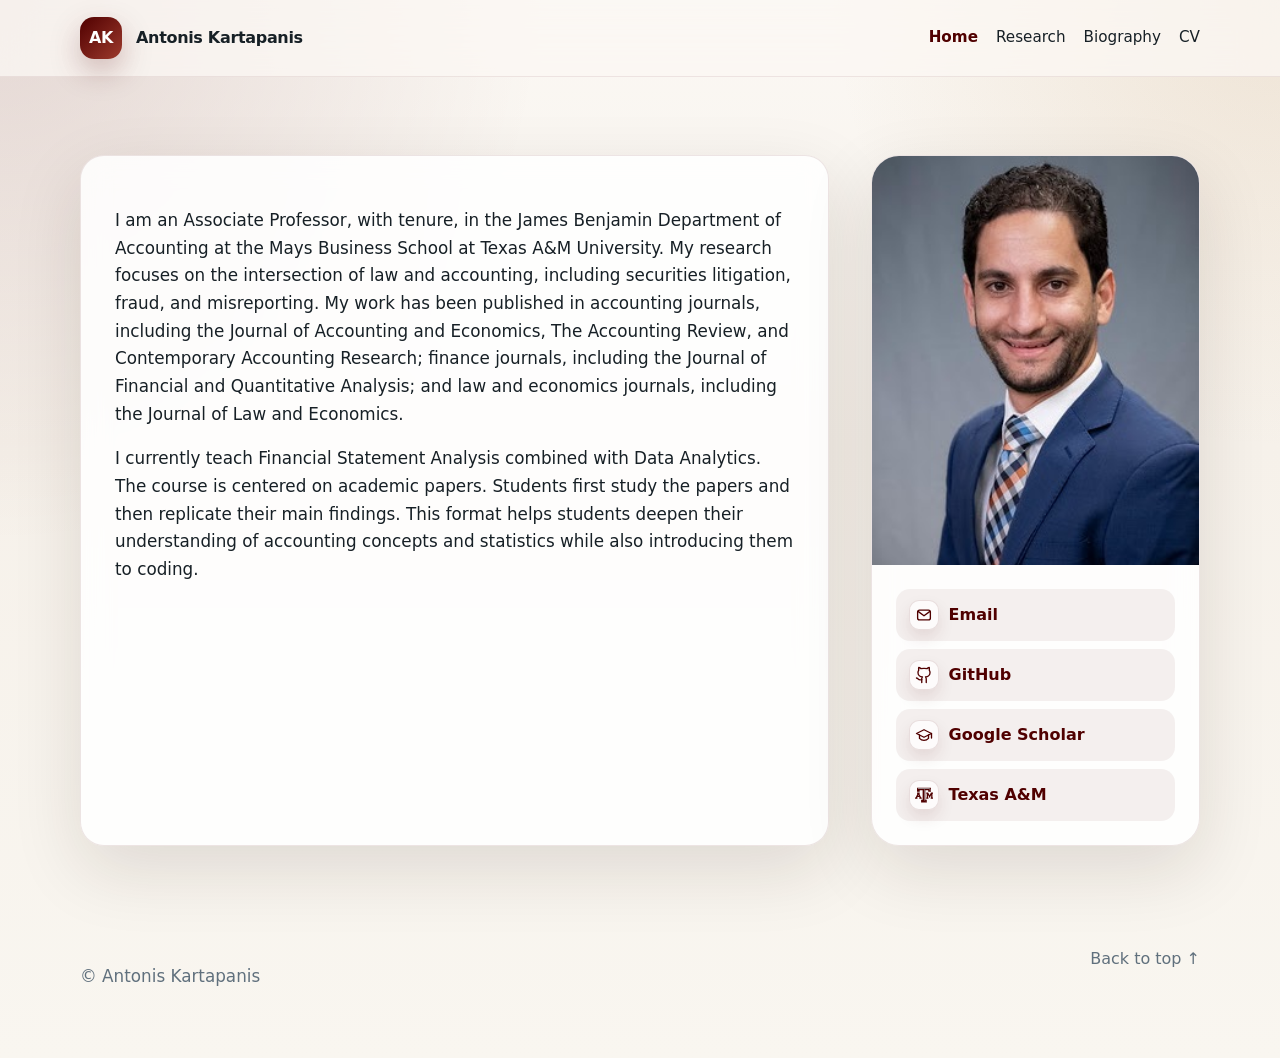
<file: index.html>
<!doctype html>
<html lang="en">
<head>
  <!-- Google tag (gtag.js) -->
  <script async src="https://www.googletagmanager.com/gtag/js?id=G-1BQPP7PEBK"></script>
  <script>
    window.dataLayer = window.dataLayer || [];
    function gtag(){dataLayer.push(arguments);}
    gtag('js', new Date());

    gtag('config', 'G-1BQPP7PEBK');
  </script>

  <meta charset="utf-8" />
  <meta name="viewport" content="width=device-width, initial-scale=1" />
  <title>Antonis Kartapanis | Accounting Professor, Texas A&M</title>
  <meta name="description" content="Antonis Kartapanis, Associate Professor of Accounting at Texas A&amp;M's Mays Business School. Research on securities litigation, fraud, and financial misreporting." />
  <link rel="canonical" href="https://akartapanis.github.io/" />
  <link rel="icon" href="assets/tamu-atm-box.svg" type="image/svg+xml" />
  <link rel="stylesheet" href="styles.css" />

  <!-- OpenGraph (Facebook, LinkedIn, iMessage, Slack, Discord, etc.) -->
  <meta property="og:type" content="profile" />
  <meta property="og:site_name" content="Antonis Kartapanis" />
  <meta property="og:title" content="Antonis Kartapanis | Accounting Professor, Texas A&M" />
  <meta property="og:description" content="Antonis Kartapanis, Associate Professor of Accounting at Texas A&amp;M's Mays Business School. Research on securities litigation, fraud, and financial misreporting." />
  <meta property="og:url" content="https://akartapanis.github.io/" />
  <meta property="og:image" content="https://akartapanis.github.io/assets/og-card.png" />
  <meta property="og:image:width" content="1200" />
  <meta property="og:image:height" content="630" />
  <meta property="og:image:alt" content="Antonis Kartapanis" />

  <!-- Twitter / X -->
  <meta name="twitter:card" content="summary_large_image" />
  <meta name="twitter:title" content="Antonis Kartapanis | Accounting Professor, Texas A&M" />
  <meta name="twitter:description" content="Antonis Kartapanis, Associate Professor of Accounting at Texas A&amp;M's Mays Business School. Research on securities litigation, fraud, and financial misreporting." />
  <meta name="twitter:image" content="https://akartapanis.github.io/assets/og-card.png" />

  <script type="application/ld+json">
  {
    "@context": "https://schema.org",
    "@type": "ProfilePage",
    "url": "https://akartapanis.github.io/",
    "mainEntity": {
      "@type": "Person",
      "@id": "https://akartapanis.github.io/#person",
      "name": "Antonis Kartapanis",
      "url": "https://akartapanis.github.io/",
      "image": "https://akartapanis.github.io/assets/headshot.jpg",
      "email": "mailto:akartapanis@mays.tamu.edu",
      "jobTitle": "Associate Professor of Accounting",
      "worksFor": {
        "@type": "CollegeOrUniversity",
        "name": "Texas A&M University",
        "url": "https://www.tamu.edu/",
        "department": {
          "@type": "Organization",
          "name": "James Benjamin Department of Accounting, Mays Business School"
        }
      },
      "alumniOf": [
        {
          "@type": "CollegeOrUniversity",
          "name": "The University of Texas at Austin"
        }
      ],
      "knowsAbout": [
        "Accounting",
        "Securities litigation",
        "SEC enforcement",
        "Auditing",
        "Financial reporting fraud",
        "Financial misreporting",
        "Non-GAAP reporting",
        "Financial social media"
      ],
      "sameAs": [
        "https://scholar.google.com/citations?user=XXyv4EcAAAAJ",
        "https://mays.tamu.edu/directory/akartapanis",
        "https://github.com/akartapanis"
      ]
    }
  }
  </script>
</head>
<body>
  <header class="site-header" id="top">
    <nav class="nav" aria-label="Primary navigation">
      <a class="brand" href="./" aria-label="Antonis Kartapanis home">
        <span class="brand-mark">AK</span>
        <span>Antonis Kartapanis</span>
      </a>
      <div class="nav-links">
        <a class="active" href="./">Home</a>
        <a href="research.html">Research</a>
        <a href="biography.html">Biography</a>
        <a href="cv.html">CV</a>
      </div>
    </nav>
  </header>

  <main>
    <section class="hero section-shell">
      <div class="hero-copy home-copy paper-card">
        <h1 class="visually-hidden">Antonis Kartapanis, Associate Professor of Accounting, Texas A&amp;M University</h1>
        <p>I am an Associate Professor, with tenure, in the James Benjamin Department of Accounting at the Mays Business School at Texas A&amp;M University. My research focuses on the intersection of law and accounting, including securities litigation, fraud, and misreporting. My work has been published in accounting journals, including the Journal of Accounting and Economics, The Accounting Review, and Contemporary Accounting Research; finance journals, including the Journal of Financial and Quantitative Analysis; and law and economics journals, including the Journal of Law and Economics.</p>
        <p>I currently teach Financial Statement Analysis combined with Data Analytics. The course is centered on academic papers. Students first study the papers and then replicate their main findings. This format helps students deepen their understanding of accounting concepts and statistics while also introducing them to coding.</p>
      </div>
      <aside class="profile-card" aria-label="Contact links">
        <img src="assets/headshot.jpg" alt="Antonis Kartapanis" />
        <div class="profile-card-body">
          <div class="contact-list" aria-label="Contact and profile links">
            <a href="mailto:akartapanis@mays.tamu.edu"><span class="link-icon" aria-hidden="true"><svg viewBox="0 0 24 24"><rect x="3.5" y="5.5" width="17" height="13" rx="2.6"/><path d="m4.5 7.5 7.5 5.5 7.5-5.5"/></svg></span>Email</a>
            <a href="https://github.com/akartapanis"><span class="link-icon" aria-hidden="true"><svg viewBox="0 0 24 24"><path d="M15 22v-4a4.8 4.8 0 0 0-1-3.5c3 0 6-2 6-5.5.08-1.25-.27-2.48-1-3.5.28-1.15.28-2.35 0-3.5 0 0-1 0-3 1.5-2.64-.5-5.36-.5-8 0C6 2 5 2 5 2c-.3 1.15-.3 2.35 0 3.5A5.4 5.4 0 0 0 4 9c0 3.5 3 5.5 6 5.5-.39.49-.68 1.05-.85 1.65-.17.6-.22 1.23-.15 1.85v4"/><path d="M9 18c-4.51 2-5-2-7-2"/></svg></span>GitHub</a>
            <a href="https://scholar.google.com/citations?user=XXyv4EcAAAAJ&amp;hl=en"><span class="link-icon" aria-hidden="true"><svg viewBox="0 0 24 24"><path d="M22 10v6"/><path d="m2 10 10-5 10 5-10 5z"/><path d="M6 12v4.5a8 8 0 0 0 12 0V12"/></svg></span>Google Scholar</a>
            <a href="https://mays.tamu.edu/directory/akartapanis" target="_blank" rel="noreferrer"><span class="link-icon" aria-hidden="true"><img class="link-logo" src="assets/tamu-atm-maroon.svg" alt="" /></span>Texas A&amp;M</a>
          </div>
        </div>
      </aside>
    </section>
  </main>

  <footer class="footer section-shell">
    <p>© Antonis Kartapanis</p>
    <a href="#top">Back to top ↑</a>
  </footer>
</body>
</html>
</file>
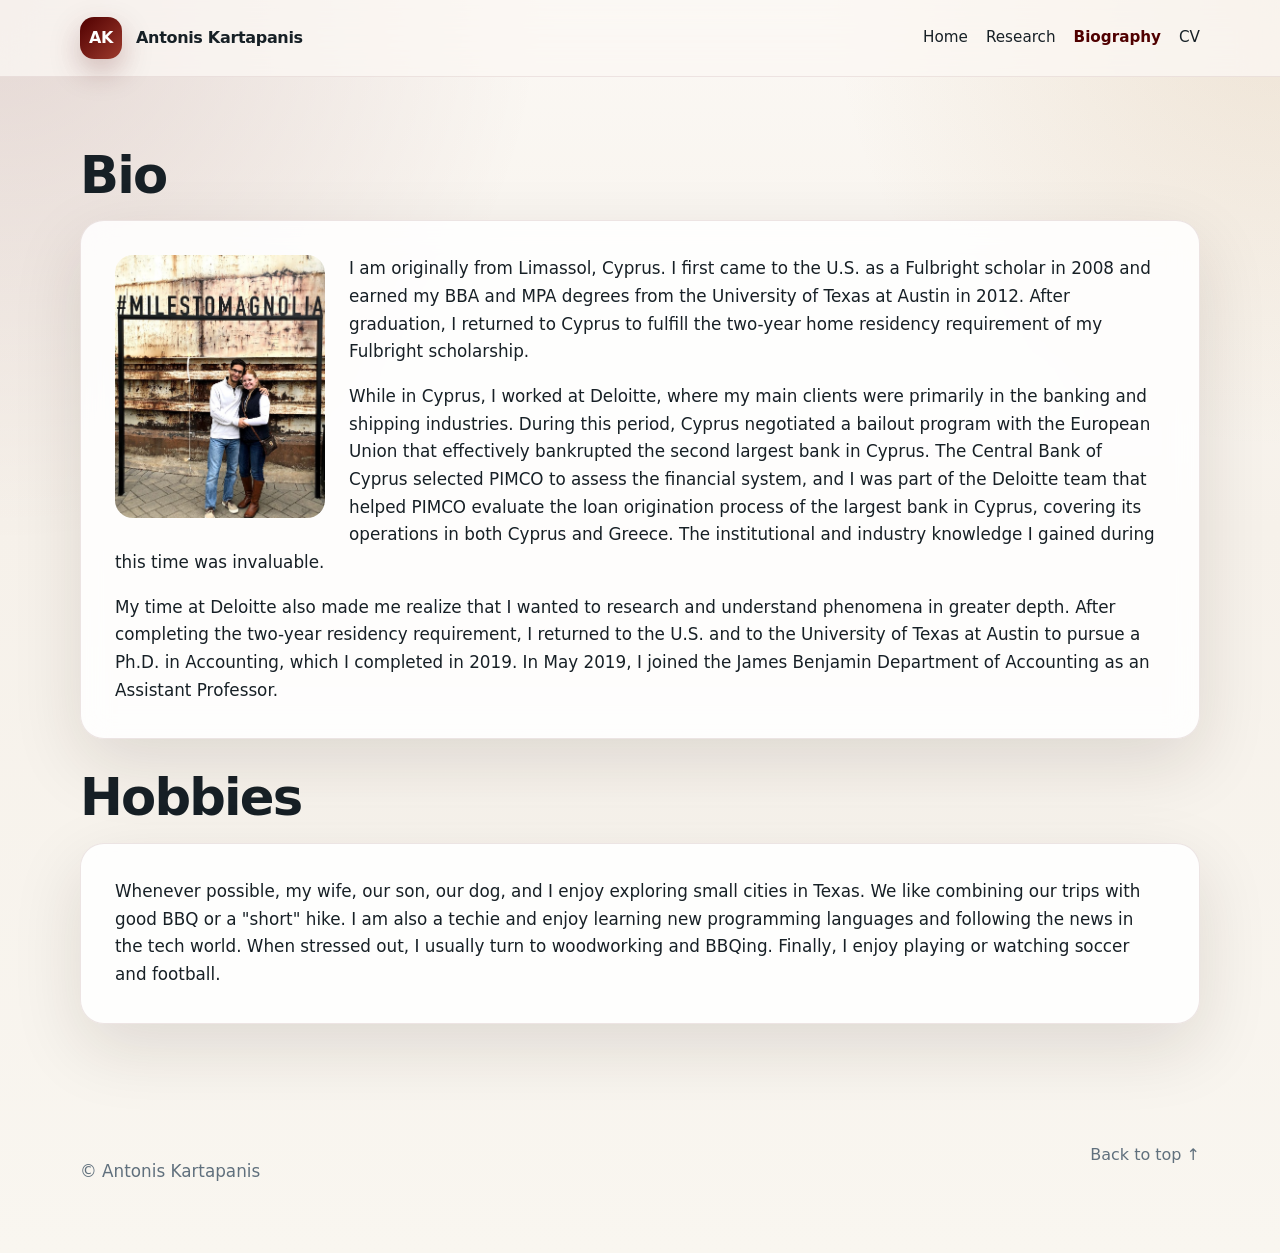
<file: biography.html>
<!doctype html>
<html lang="en">
<head>
  <!-- Google tag (gtag.js) -->
  <script async src="https://www.googletagmanager.com/gtag/js?id=G-1BQPP7PEBK"></script>
  <script>
    window.dataLayer = window.dataLayer || [];
    function gtag(){dataLayer.push(arguments);}
    gtag('js', new Date());

    gtag('config', 'G-1BQPP7PEBK');
  </script>

  <meta charset="utf-8" />
  <meta name="viewport" content="width=device-width, initial-scale=1" />
  <title>Antonis Kartapanis | Biography</title>
  <meta name="description" content="Biography of Antonis Kartapanis: Fulbright scholar from Limassol, Cyprus, with a BBA, MPA, and PhD in Accounting from UT Austin and prior experience at Deloitte." />
  <link rel="canonical" href="https://akartapanis.github.io/biography.html" />
  <link rel="icon" href="assets/tamu-atm-box.svg" type="image/svg+xml" />
  <link rel="stylesheet" href="styles.css" />

  <!-- OpenGraph (Facebook, LinkedIn, iMessage, Slack, Discord, etc.) -->
  <meta property="og:type" content="profile" />
  <meta property="og:site_name" content="Antonis Kartapanis" />
  <meta property="og:title" content="Antonis Kartapanis | Biography" />
  <meta property="og:description" content="Biography of Antonis Kartapanis: Fulbright scholar from Limassol, Cyprus, with a BBA, MPA, and PhD in Accounting from UT Austin and prior experience at Deloitte." />
  <meta property="og:url" content="https://akartapanis.github.io/biography.html" />
  <meta property="og:image" content="https://akartapanis.github.io/assets/og-card.png" />
  <meta property="og:image:width" content="1200" />
  <meta property="og:image:height" content="630" />
  <meta property="og:image:alt" content="Antonis Kartapanis" />

  <!-- Twitter / X -->
  <meta name="twitter:card" content="summary_large_image" />
  <meta name="twitter:title" content="Antonis Kartapanis | Biography" />
  <meta name="twitter:description" content="Biography of Antonis Kartapanis: Fulbright scholar from Limassol, Cyprus, with a BBA, MPA, and PhD in Accounting from UT Austin and prior experience at Deloitte." />
  <meta name="twitter:image" content="https://akartapanis.github.io/assets/og-card.png" />
</head>
<body>
  <header class="site-header" id="top">
    <nav class="nav" aria-label="Primary navigation">
      <a class="brand" href="./" aria-label="Antonis Kartapanis home">
        <span class="brand-mark">AK</span>
        <span>Antonis Kartapanis</span>
      </a>
      <div class="nav-links">
        <a href="./">Home</a>
        <a href="research.html">Research</a>
        <a class="active" href="biography.html">Biography</a>
        <a href="cv.html">CV</a>
      </div>
    </nav>
  </header>

  <main>
    <section class="section-shell biography-list">
      <div class="bio-section">
        <h1>Bio</h1>
        <article class="paper-card bio-with-photo">
          <div class="bio-photo-card" aria-label="Antonis Kartapanis photo">
            <img src="assets/bio-photo.jpg" alt="Antonis Kartapanis" />
          </div>
          <div class="bio-copy">
            <p>I am originally from Limassol, Cyprus. I first came to the U.S. as a Fulbright scholar in 2008 and earned my BBA and MPA degrees from the University of Texas at Austin in 2012. After graduation, I returned to Cyprus to fulfill the two-year home residency requirement of my Fulbright scholarship.</p>
            <p>While in Cyprus, I worked at Deloitte, where my main clients were primarily in the banking and shipping industries. During this period, Cyprus negotiated a bailout program with the European Union that effectively bankrupted the second largest bank in Cyprus. The Central Bank of Cyprus selected PIMCO to assess the financial system, and I was part of the Deloitte team that helped PIMCO evaluate the loan origination process of the largest bank in Cyprus, covering its operations in both Cyprus and Greece. The institutional and industry knowledge I gained during this time was invaluable.</p>
            <p>My time at Deloitte also made me realize that I wanted to research and understand phenomena in greater depth. After completing the two-year residency requirement, I returned to the U.S. and to the University of Texas at Austin to pursue a Ph.D. in Accounting, which I completed in 2019. In May 2019, I joined the James Benjamin Department of Accounting as an Assistant Professor.</p>
          </div>
        </article>
      </div>

      <div class="bio-section">
        <h1>Hobbies</h1>
        <article class="paper-card">
          <p>Whenever possible, my wife, our son, our dog, and I enjoy exploring small cities in Texas. We like combining our trips with good BBQ or a "short" hike. I am also a techie and enjoy learning new programming languages and following the news in the tech world. When stressed out, I usually turn to woodworking and BBQing. Finally, I enjoy playing or watching soccer and football.</p>
        </article>
      </div>
    </section>
  </main>

  <footer class="footer section-shell">
    <p>© Antonis Kartapanis</p>
    <a href="#top">Back to top ↑</a>
  </footer>
</body>
</html>
</file>
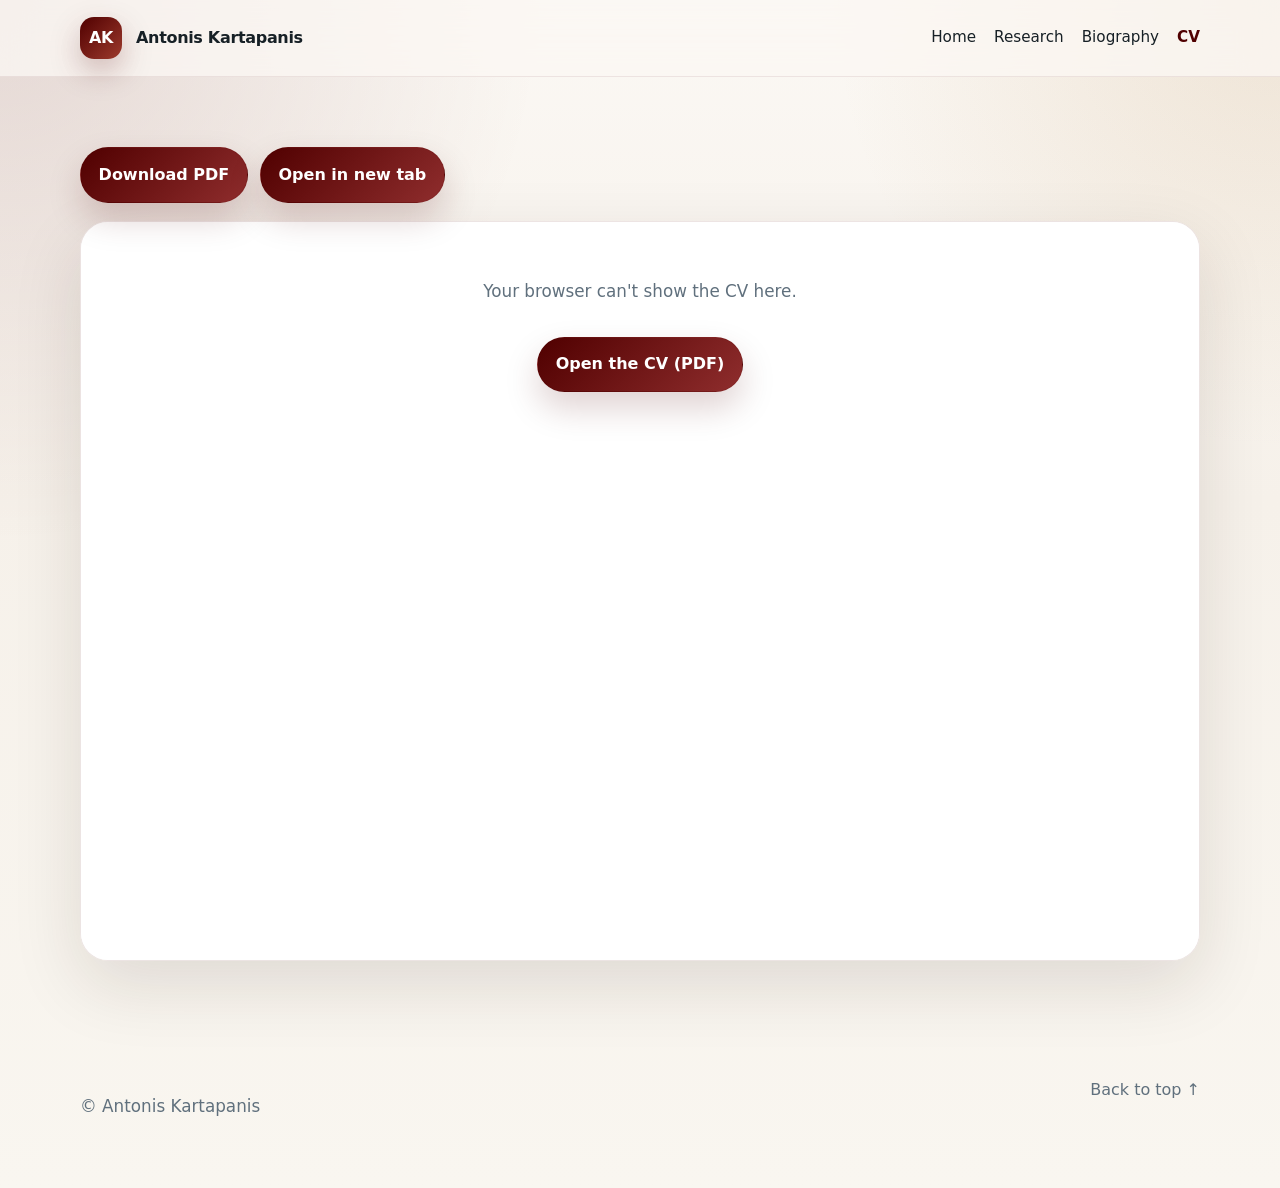
<file: cv.html>
<!doctype html>
<html lang="en">
<head>
  <!-- Google tag (gtag.js) -->
  <script async src="https://www.googletagmanager.com/gtag/js?id=G-1BQPP7PEBK"></script>
  <script>
    window.dataLayer = window.dataLayer || [];
    function gtag(){dataLayer.push(arguments);}
    gtag('js', new Date());

    gtag('config', 'G-1BQPP7PEBK');
  </script>

  <meta charset="utf-8" />
  <meta name="viewport" content="width=device-width, initial-scale=1" />
  <title>Antonis Kartapanis | CV</title>
  <meta name="description" content="Curriculum vitae of Antonis Kartapanis, Associate Professor of Accounting at Texas A&amp;M University. Download the full CV as a PDF." />
  <link rel="canonical" href="https://akartapanis.github.io/cv.html" />
  <link rel="icon" href="assets/tamu-atm-box.svg" type="image/svg+xml" />
  <link rel="stylesheet" href="styles.css" />

  <!-- OpenGraph (Facebook, LinkedIn, iMessage, Slack, Discord, etc.) -->
  <meta property="og:type" content="profile" />
  <meta property="og:site_name" content="Antonis Kartapanis" />
  <meta property="og:title" content="Antonis Kartapanis | CV" />
  <meta property="og:description" content="Curriculum vitae of Antonis Kartapanis, Associate Professor of Accounting at Texas A&amp;M University. Download the full CV as a PDF." />
  <meta property="og:url" content="https://akartapanis.github.io/cv.html" />
  <meta property="og:image" content="https://akartapanis.github.io/assets/og-card.png" />
  <meta property="og:image:width" content="1200" />
  <meta property="og:image:height" content="630" />
  <meta property="og:image:alt" content="Antonis Kartapanis" />

  <!-- Twitter / X -->
  <meta name="twitter:card" content="summary_large_image" />
  <meta name="twitter:title" content="Antonis Kartapanis | CV" />
  <meta name="twitter:description" content="Curriculum vitae of Antonis Kartapanis, Associate Professor of Accounting at Texas A&amp;M University. Download the full CV as a PDF." />
  <meta name="twitter:image" content="https://akartapanis.github.io/assets/og-card.png" />
</head>
<body>
  <header class="site-header" id="top">
    <nav class="nav" aria-label="Primary navigation">
      <a class="brand" href="./" aria-label="Antonis Kartapanis home">
        <span class="brand-mark">AK</span>
        <span>Antonis Kartapanis</span>
      </a>
      <div class="nav-links">
        <a href="./">Home</a>
        <a href="research.html">Research</a>
        <a href="biography.html">Biography</a>
        <a class="active" href="cv.html">CV</a>
      </div>
    </nav>
  </header>

  <main>
    <section class="section-shell cv-page">
      <div class="cv-actions cv-download-only">
        <a class="button" href="assets/cv.pdf" download="Antonis Kartapanis - CV.pdf">Download PDF</a>
        <a class="button" href="assets/cv.pdf" target="_blank" rel="noopener">Open in new tab</a>
      </div>

      <div class="cv-frame-card" aria-label="CV preview">
        <object data="assets/cv.pdf#view=FitH" type="application/pdf" title="CV preview">
          <div class="cv-fallback">
            <p>Your browser can't show the CV here.</p>
            <a class="button" href="assets/cv.pdf" target="_blank" rel="noopener">Open the CV (PDF)</a>
          </div>
        </object>
      </div>

      <div class="cv-print-note" aria-hidden="true">
        <h1>Antonis Kartapanis — Curriculum Vitae</h1>
        <p>The most current version of this CV is available as a PDF:</p>
        <p class="cv-print-url">https://akartapanis.github.io/assets/cv.pdf</p>
      </div>
    </section>
  </main>

  <footer class="footer section-shell">
    <p>© Antonis Kartapanis</p>
    <a href="#top">Back to top ↑</a>
  </footer>
</body>
</html>
</file>
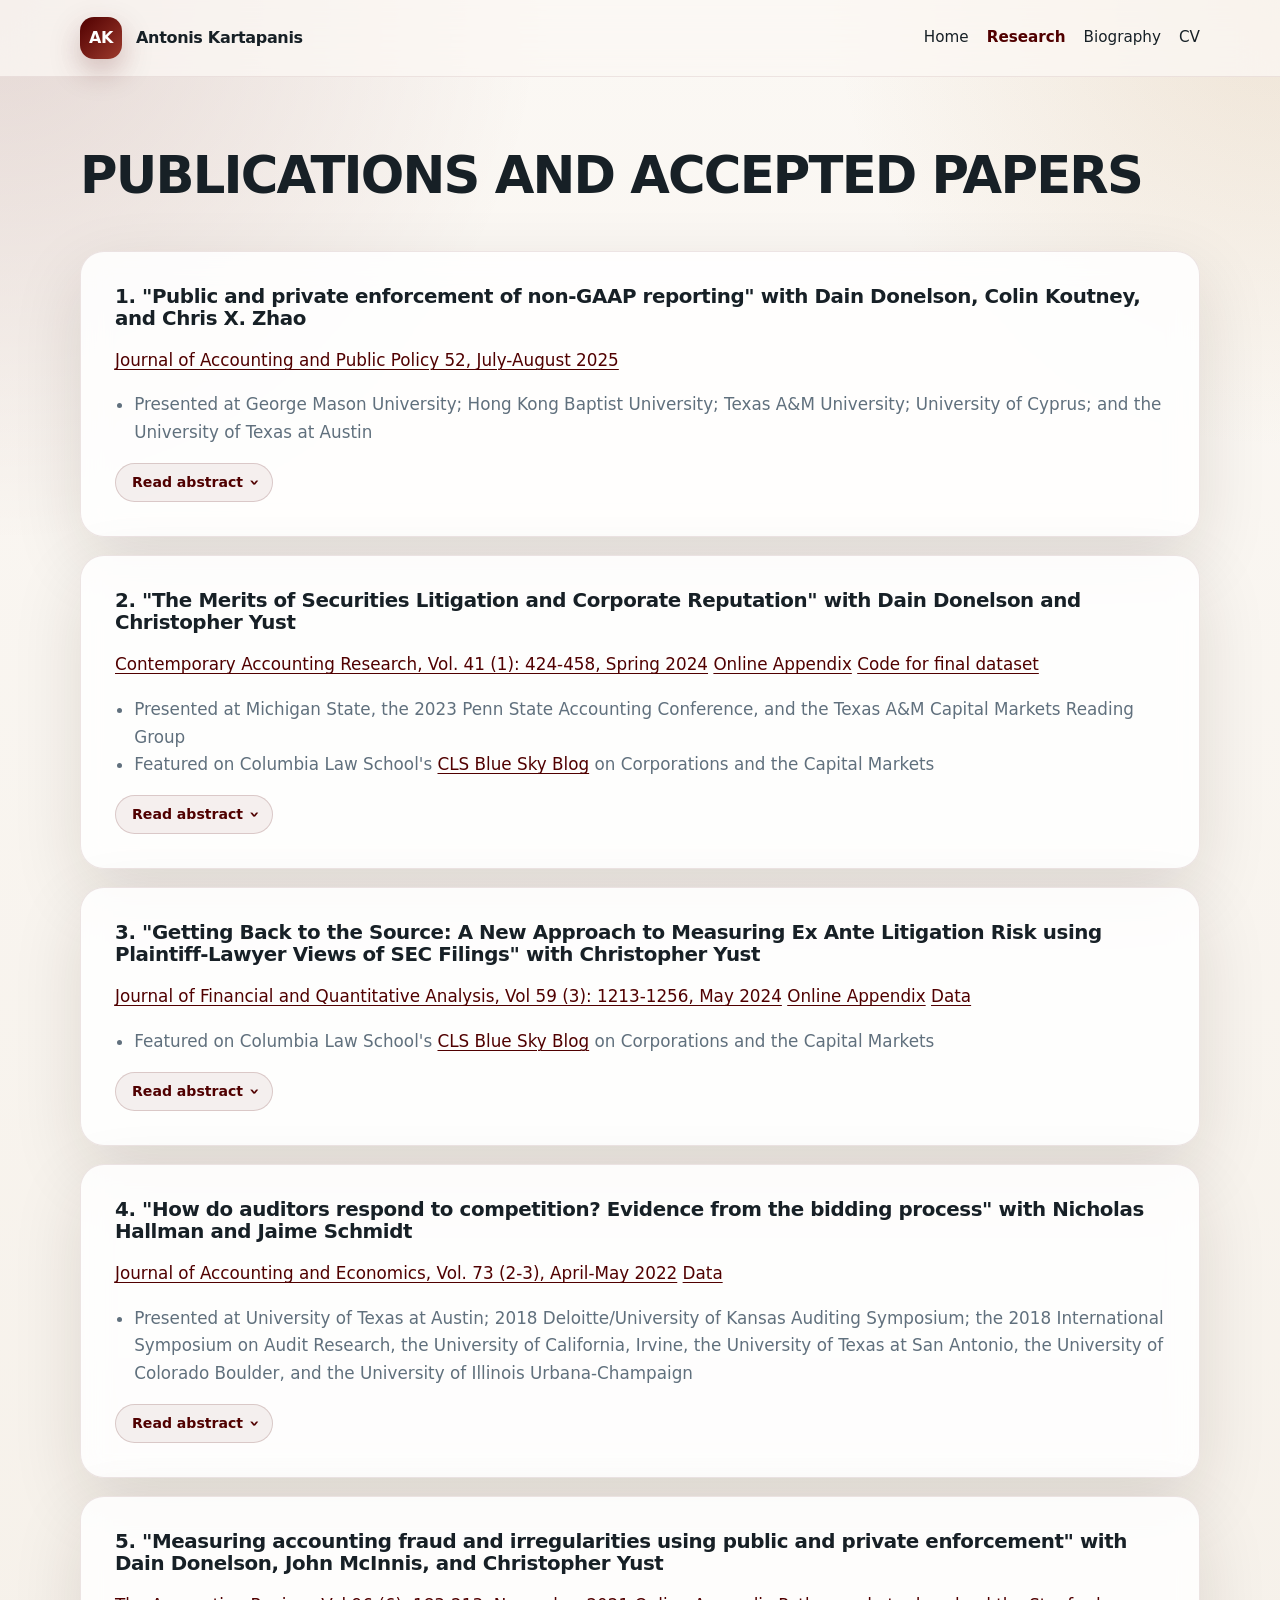
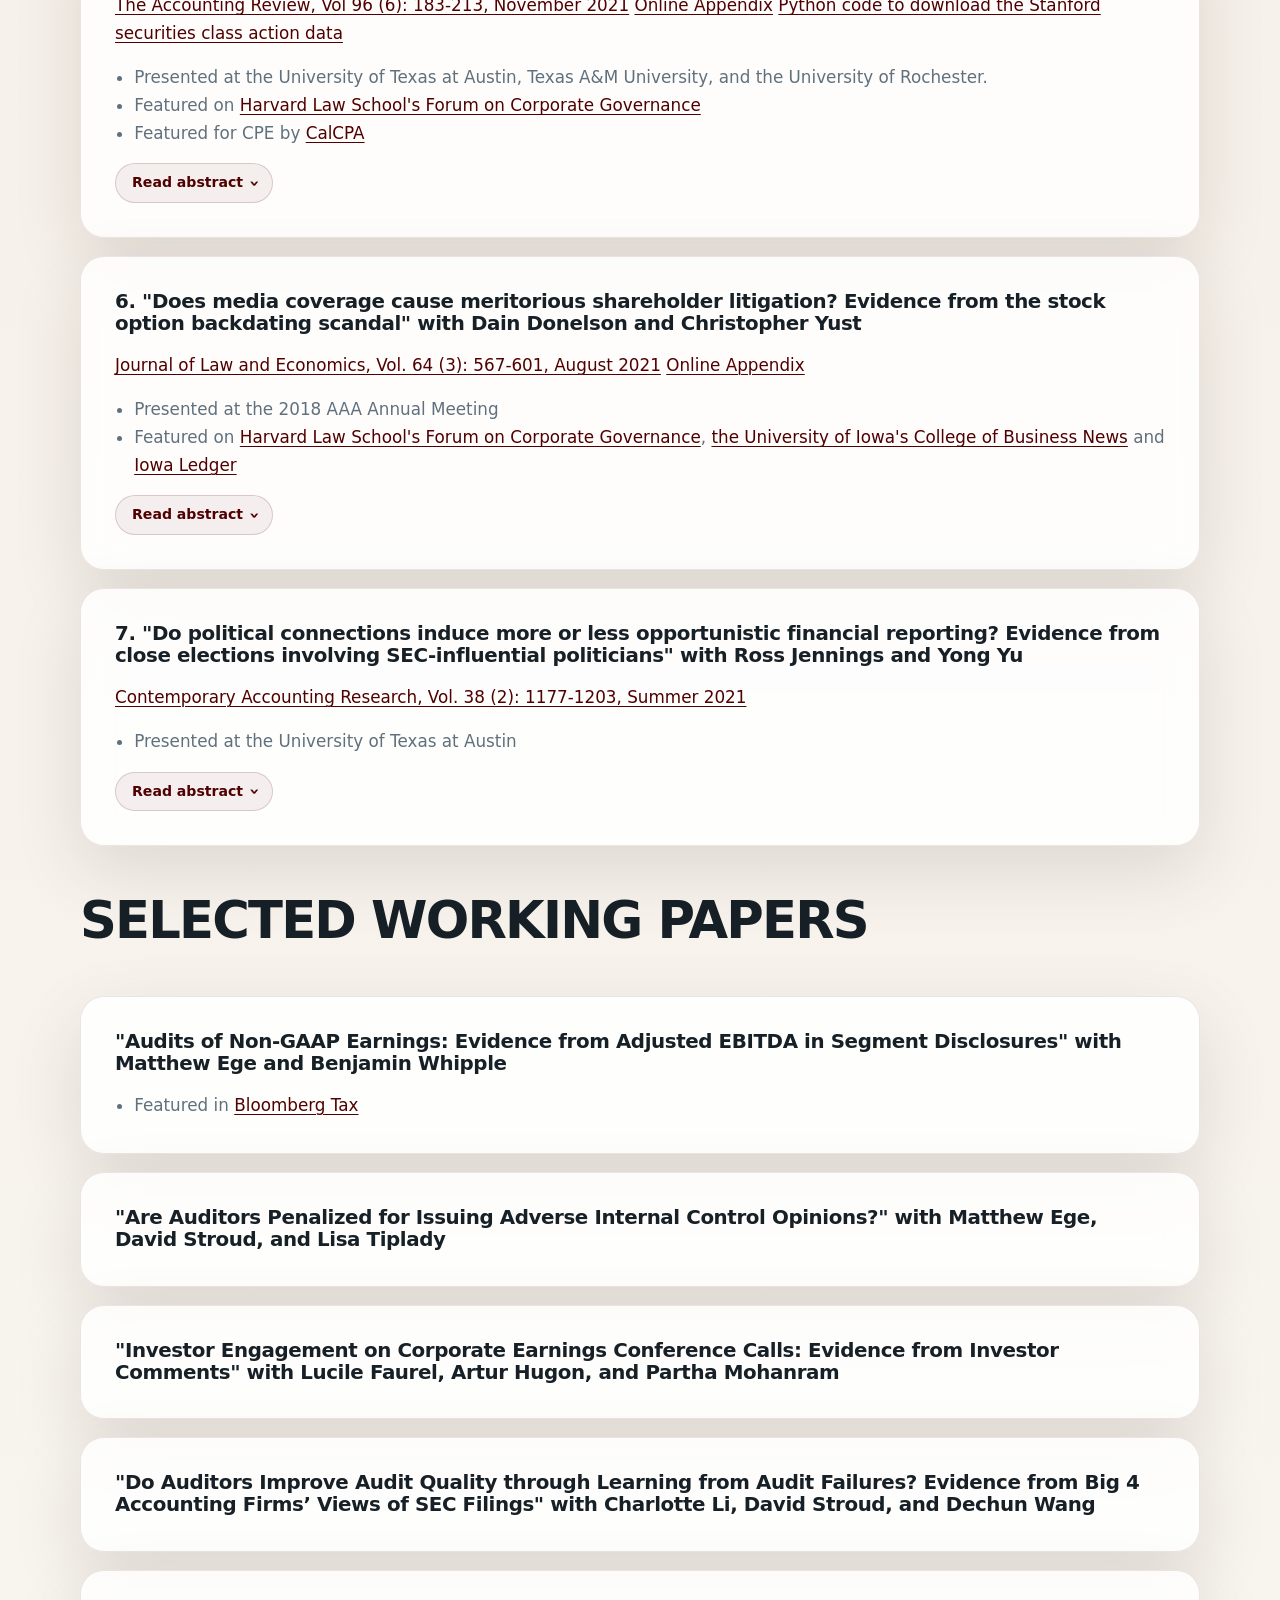
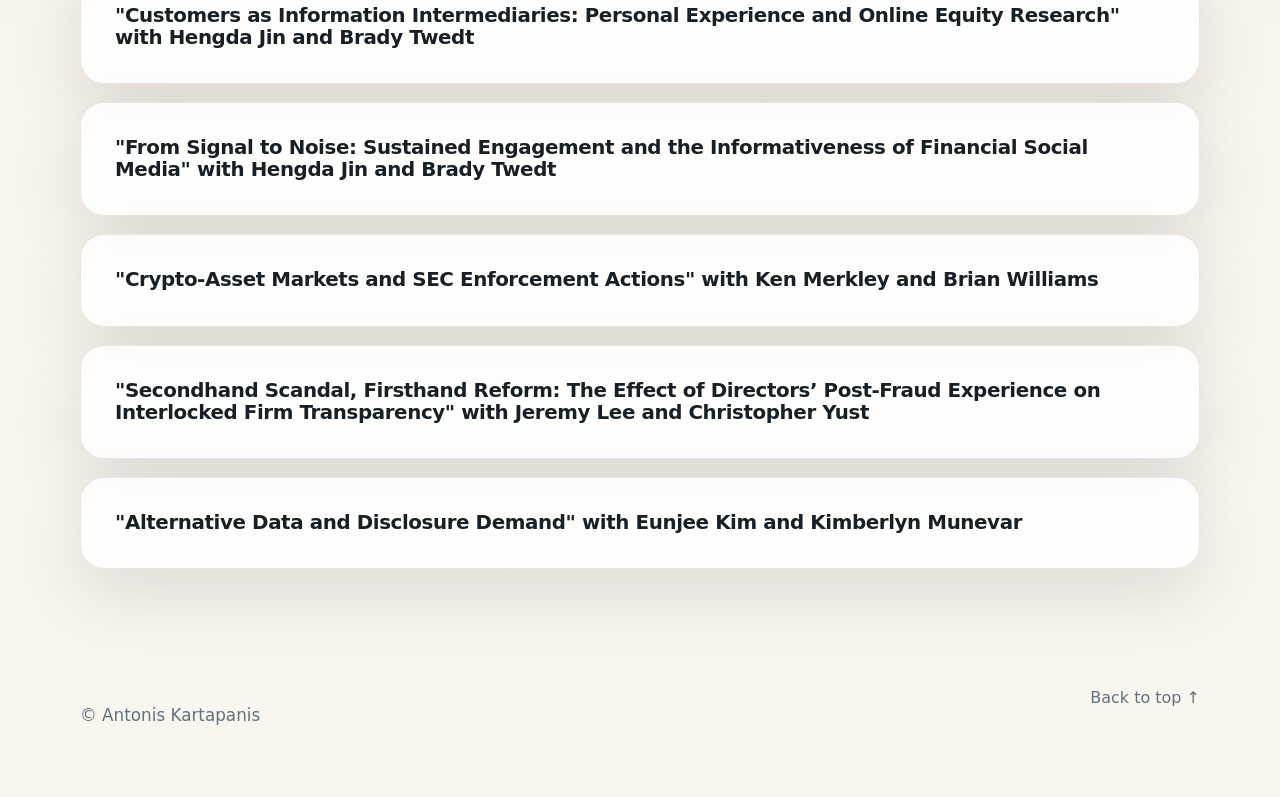
<file: research.html>
<!doctype html>
<html lang="en">
<head>
  <!-- Google tag (gtag.js) -->
  <script async src="https://www.googletagmanager.com/gtag/js?id=G-1BQPP7PEBK"></script>
  <script>
    window.dataLayer = window.dataLayer || [];
    function gtag(){dataLayer.push(arguments);}
    gtag('js', new Date());

    gtag('config', 'G-1BQPP7PEBK');
  </script>

  <meta charset="utf-8" />
  <meta name="viewport" content="width=device-width, initial-scale=1" />
  <title>Antonis Kartapanis | Research</title>
  <meta name="description" content="Publications and working papers by Antonis Kartapanis (Texas A&amp;M) on securities litigation, SEC enforcement, auditing, non-GAAP reporting, and accounting fraud." />
  <link rel="canonical" href="https://akartapanis.github.io/research.html" />
  <link rel="icon" href="assets/tamu-atm-box.svg" type="image/svg+xml" />
  <link rel="stylesheet" href="styles.css" />

  <!-- OpenGraph (Facebook, LinkedIn, iMessage, Slack, Discord, etc.) -->
  <meta property="og:type" content="profile" />
  <meta property="og:site_name" content="Antonis Kartapanis" />
  <meta property="og:title" content="Antonis Kartapanis | Research" />
  <meta property="og:description" content="Publications and working papers by Antonis Kartapanis (Texas A&amp;M) on securities litigation, SEC enforcement, auditing, non-GAAP reporting, and accounting fraud." />
  <meta property="og:url" content="https://akartapanis.github.io/research.html" />
  <meta property="og:image" content="https://akartapanis.github.io/assets/og-card.png" />
  <meta property="og:image:width" content="1200" />
  <meta property="og:image:height" content="630" />
  <meta property="og:image:alt" content="Antonis Kartapanis" />

  <!-- Twitter / X -->
  <meta name="twitter:card" content="summary_large_image" />
  <meta name="twitter:title" content="Antonis Kartapanis | Research" />
  <meta name="twitter:description" content="Publications and working papers by Antonis Kartapanis (Texas A&amp;M) on securities litigation, SEC enforcement, auditing, non-GAAP reporting, and accounting fraud." />
  <meta name="twitter:image" content="https://akartapanis.github.io/assets/og-card.png" />
</head>
<body>
  <header class="site-header" id="top">
    <nav class="nav" aria-label="Primary navigation">
      <a class="brand" href="./" aria-label="Antonis Kartapanis home">
        <span class="brand-mark">AK</span>
        <span>Antonis Kartapanis</span>
      </a>
      <div class="nav-links">
        <a href="./">Home</a>
        <a class="active" href="research.html">Research</a>
        <a href="biography.html">Biography</a>
        <a href="cv.html">CV</a>
      </div>
    </nav>
  </header>

  <main>
    <section class="section-shell page-title">
      <h1>PUBLICATIONS AND ACCEPTED PAPERS</h1>
    </section>

    <section class="section-shell research-list">
      <article class="paper-card">
      <h2>1. "Public and private enforcement of non-GAAP reporting" with Dain Donelson, Colin Koutney, and Chris X. Zhao</h2>
      <p><a href="https://www.sciencedirect.com/science/article/abs/pii/S0278425425000572">Journal of Accounting and Public Policy 52, July-August 2025</a></p>
      <ul>
        <li>Presented at George Mason University; Hong Kong Baptist University; Texas A&amp;M University; University of Cyprus; and the University of Texas at Austin</li>
      </ul>
      <details class="abstract">
        <summary><span class="abstract-toggle-show">Read abstract</span><span class="abstract-toggle-hide">Hide abstract</span></summary>
        <p><strong class="abstract-label">Abstract:</strong> This study provides evidence on the frequency and effectiveness of public and private enforcement of non-GAAP reporting. Although investors place weight on non-GAAP measures, there is little evidence on the extent and effectiveness of non-GAAP enforcement. The SEC uses comment letters to oversee non-GAAP reporting. While most firms appear to enhance future non-GAAP disclosures after receiving a comment letter, we also find that firms that receive non-GAAP comment letters are more likely than control firms to receive future non-GAAP comment letters, with the same comments often repeated. In addition, non-GAAP enforcement in the form of SEC AAERs and securities class action lawsuits is very rare. However, we find limited evidence of investor harm from managers’ non-GAAP exclusions that are incremental to analysts’ exclusions. This result suggests investors are skeptical of managers’ non-GAAP exclusions.</p>
      </details>
    </article>

      <article class="paper-card">
      <h2>2. "The Merits of Securities Litigation and Corporate Reputation" with Dain Donelson and Christopher Yust</h2>
      <p><a href="https://onlinelibrary.wiley.com/doi/abs/10.1111/1911-3846.12907">Contemporary Accounting Research, Vol. 41 (1): 424-458, Spring 2024</a> <a href="https://onlinelibrary.wiley.com/action/downloadSupplement?doi=10.1111%2F1911-3846.12907&amp;file=care12907-sup-0001-AppendixS1.pdf">Online Appendix</a> <a href="https://github.com/akartapanis/The-merits-of-securities-litigation-and-corporate-reputation">Code for final dataset</a></p>
      <ul>
        <li>Presented at Michigan State, the 2023 Penn State Accounting Conference, and the Texas A&amp;M Capital Markets Reading Group</li>
        <li>Featured on Columbia Law School's <a href="https://clsbluesky.law.columbia.edu/2023/10/11/when-does-securities-litigation-affect-corporate-reputation/">CLS Blue Sky Blog</a> on Corporations and the Capital Markets</li>
      </ul>
      <details class="abstract">
        <summary><span class="abstract-toggle-show">Read abstract</span><span class="abstract-toggle-hide">Hide abstract</span></summary>
        <p><strong class="abstract-label">Abstract:</strong> We explore how securities litigation affects corporate reputation. Experts remain concerned that nonmeritorious securities class actions—those that will be dismissed or settled for nuisance amounts—cause reputational damage. While several prior studies find reputational costs for nonmeritorious cases, they generally use indirect measures based on returns or total market losses, which are mechanically associated with securities litigation elements. In contrast, we first use a relatively direct reputation measure from Fortune’s “Most Admired Companies” list. We find significant reputational damage after meritorious litigation, with the strongest cases having the largest effects. However, we find no evidence of reputational damage after nonmeritorious litigation. We then find similar inferences using market-based measures of reputational damage—changes in earnings response coefficients and institutional investor holdings—that are not mechanically linked to securities fraud elements. We also find that Fortune’s reputational damage measure is associated with more negative returns around the litigation filing date. We show possible mechanisms for our results as initial legal filings contain information allowing market participants to assess case merits. Our results imply reputational damage is primarily due to fraud, which securities litigation helps reveal to the market, rather than litigation itself. Thus, reputational damage is not an issue in over 70% of securities class actions due to the high frequency of nonmeritorious cases.</p>
      </details>
    </article>

      <article class="paper-card">
      <h2>3. "Getting Back to the Source: A New Approach to Measuring Ex Ante Litigation Risk using Plaintiff-Lawyer Views of SEC Filings" with Christopher Yust</h2>
      <p><a href="https://www.doi.org/10.1017/S0022109022001508">Journal of Financial and Quantitative Analysis, Vol 59 (3): 1213-1256, May 2024</a> <a href="https://static.cambridge.org/content/id/urn:cambridge.org:id:article:S0022109022001508/resource/name/S0022109022001508sup001.pdf">Online Appendix</a> <a href="https://docs.google.com/forms/d/e/1FAIpQLSeH-4JgKb5UKs5LvdUxAvpWvVUodi9nJPodYeyU6SEkv9KrMA/viewform?usp=sf_link">Data</a></p>
      <ul>
        <li>Featured on Columbia Law School's <a href="https://clsbluesky.law.columbia.edu/2022/11/02/a-new-approach-to-measuring-litigation-risk/">CLS Blue Sky Blog</a> on Corporations and the Capital Markets</li>
      </ul>
      <details class="abstract">
        <summary><span class="abstract-toggle-show">Read abstract</span><span class="abstract-toggle-hide">Hide abstract</span></summary>
        <p><strong class="abstract-label">Abstract:</strong> This study introduces a new measure of ex ante litigation risk using scrutiny of SEC filings by the source of securities litigation - plaintiffs' lawyers - to reduce measurement error, relative to existing measures. We show that plaintiff-lawyer views proxy for the largely unobservable factors that make firms more likely to face litigation risk. Lagged views precede the public bad news revelation that triggers litigation and predict future realized litigation risk (i.e., securities class actions filings and plaintiff-lawyer investigations) and stock market outcomes. Finally, we provide new insights into the plaintiff-lawyer case selection process that otherwise cannot be observed.</p>
      </details>
    </article>

      <article class="paper-card">
      <h2>4. "How do auditors respond to competition? Evidence from the bidding process" with Nicholas Hallman and Jaime Schmidt</h2>
      <p><a href="https://www.sciencedirect.com/science/article/pii/S0165410121000902">Journal of Accounting and Economics, Vol. 73 (2-3), April-May 2022</a> <a href="https://drive.google.com/uc?export=download&amp;id=1LX8djsAIlQtjfIfvUd44ji-F2Fk1goq1">Data</a></p>
      <ul>
        <li>Presented at University of Texas at Austin; 2018 Deloitte/University of Kansas Auditing Symposium;  the 2018 International Symposium on Audit Research, the University of California, Irvine, the University of Texas at San Antonio, the University of Colorado Boulder, and the University of Illinois Urbana-Champaign</li>
      </ul>
      <details class="abstract">
        <summary><span class="abstract-toggle-show">Read abstract</span><span class="abstract-toggle-hide">Hide abstract</span></summary>
        <p><strong class="abstract-label">Abstract:</strong> Prior research provides mixed evidence about whether competition among auditors impairs or improves audit quality. An impediment to this stream of research is the inability of researchers to observe the audit engagement bidding process. We develop a method of detecting bidding by applying a machine learning algorithm to non-incumbent (i.e., competitor) auditor views of public companies’ SEC filings. We validate our method using a proprietary sample where all instances of bidding are known. We then examine the as- sociations between bidding, audit quality, and audit pricing. Contrary to concerns that competitive pressure may cause auditors to compromise their independence, we find that incumbent auditors perform higher quality audits during bidding years. This improvement in audit quality occurs regardless of whether the bidding ultimately results in an auditor change and persists for several years when the incumbent auditor wins reappointment. We also find that bidding is associated with modest audit fee concessions.</p>
      </details>
    </article>

      <article class="paper-card">
      <h2>5. "Measuring accounting fraud and irregularities using public and private enforcement" with Dain Donelson, John McInnis, and Christopher Yust</h2>
      <p><a href="https://meridian.allenpress.com/accounting-review/article/96/6/183/461677/Measuring-Accounting-Fraud-and-Irregularities">The Accounting Review, Vol 96 (6): 183-213, November 2021</a> <a href="https://drive.google.com/file/d/1KeGmE4IGfiXpnRFOmwbuSnqnT98TeiXb/view?usp=sharing">Online Appendix</a> <a href="https://github.com/akartapanis/Collecting_info_from_SCAC">Python code to download the Stanford securities class action data</a></p>
      <ul>
        <li>Presented at the University of Texas at Austin, Texas A&amp;M University, and the University of Rochester.</li>
        <li>Featured on <a href="https://corpgov.law.harvard.edu/2021/03/18/measuring-accounting-fraud-and-irregularities-using-public-and-private-enforcement/">Harvard Law School's Forum on Corporate Governance</a></li>
        <li>Featured for CPE by <a href="https://community.calcpa.org/s/detail?recId=a0M6R00000jl0Hv">CalCPA</a></li>
      </ul>
      <details class="abstract">
        <summary><span class="abstract-toggle-show">Read abstract</span><span class="abstract-toggle-hide">Hide abstract</span></summary>
        <p><strong class="abstract-label">Abstract:</strong> Most accounting studies use only public enforcement actions (SEC cases) to measure accounting fraud. However, private cases (securities class actions) also play an important enforcement role. We discuss the legal standards and processes for both public and private enforcement regimes, emphasize the importance of screening cases for credible fraud allegations, and show both yield credible fraud measures. Further, we demonstrate these research design choices affect inferences from prior research and a hypothetical research setting. Finally, we show common measures of accounting irregularities using Audit Analytics to proxy for fraud result in significant false positives and negatives and develop a fraud prediction model for use in future research. We recommend using both public and private enforcement with appropriate screening when examining accounting fraud to reduce Type I and II errors, or reporting the sensitivity of findings across regimes. This is particularly important given the reduction in accounting-related enforcement after 2005.</p>
      </details>
    </article>

      <article class="paper-card">
      <h2>6. "Does media coverage cause meritorious shareholder litigation? Evidence from the stock option backdating scandal" with Dain Donelson and Christopher Yust</h2>
      <p><a href="https://www.journals.uchicago.edu/doi/full/10.1086/712832">Journal of Law and Economics, Vol. 64 (3): 567-601, August 2021</a> <a href="https://www.journals.uchicago.edu/doi/suppl/10.1086/712832/suppl_file/9781Appendix.pdf">Online Appendix</a></p>
      <ul>
        <li>Presented at the 2018 AAA Annual Meeting</li>
        <li>Featured on <a href="https://corpgov.law.harvard.edu/2021/02/09/does-media-coverage-cause-meritorious-shareholder-litigation-evidence-from-the-stock-option-backdating-scandal/">Harvard Law School's Forum on Corporate Governance</a>, <a href="https://tippie.uiowa.edu/news/2021/03/study-shows-journalism-matters-holding-corporations-accountable">the University of Iowa's College of Business News</a> and <a href="https://tippie.uiowa.edu/news/2021/11/power-fourth-estate">Iowa Ledger</a></li>
      </ul>
      <details class="abstract">
        <summary><span class="abstract-toggle-show">Read abstract</span><span class="abstract-toggle-hide">Hide abstract</span></summary>
        <p><strong class="abstract-label">Abstract:</strong> This study examines the role of media coverage in meritorious shareholder litigation. Asserting a causal effect of the media on litigation is normally difficult because of the endogenous nature of media coverage. However, we use the Wall Street Journal’s coverage of stock option backdating to overcome these issues. Using a matched sample of firms with similar probabilities of backdating and related government investigations, we find consistent evidence of a causal relation between media coverage and meritorious litigation. We also find a negative abnormal market reaction to the articles and conduct a variety of analyses to show that it was the content of the articles, rather than the coverage itself, that resulted in litigation. Our results demonstrate that the media serves an important role in corporate accountability that both disincentivizes misconduct and holds firms accountable.</p>
      </details>
    </article>

      <article class="paper-card">
      <h2>7. "Do political connections induce more or less opportunistic financial reporting? Evidence from close elections involving SEC-influential politicians" with Ross Jennings and Yong Yu</h2>
      <p><a href="https://onlinelibrary.wiley.com/doi/full/10.1111/1911-3846.12642">Contemporary Accounting Research, Vol. 38 (2): 1177-1203, Summer 2021</a></p>
      <ul>
        <li>Presented at the University of Texas at Austin</li>
      </ul>
      <details class="abstract">
        <summary><span class="abstract-toggle-show">Read abstract</span><span class="abstract-toggle-hide">Hide abstract</span></summary>
        <p><strong class="abstract-label">Abstract:</strong> This study explores close US congressional elections involving politicians who have influence over the SEC to examine the effect of firms' political connections on their financial reporting. This question is important in understanding the overall effect of political connections on financial reporting. Our difference-in-differences tests reveal no evidence that firms experiencing a relative increase in political connections report more opportunistically after close elections in anticipation of preferential treatment by the SEC in its enforcement actions. In contrast, we find evidence that these firms report less opportunistically in response to an increase in their connections with SEC-influential politicians. Further tests show that our findings are unlikely to be driven by capital market pressure, managerial equity incentives, or corporate governance. Overall, our results are consistent with political connections mitigating opportunistic reporting through enhanced scrutiny by the SEC of politically connected firms' financial reporting. Our findings provide new insights into the interactions among political connections, SEC oversight, and financial reporting by showing how politically connected firms alter their financial reporting in anticipation of differential treatment by the SEC.</p>
      </details>
    </article>
    </section>

    <section class="section-shell page-title working-title">
      <h1>SELECTED WORKING PAPERS</h1>
    </section>

    <section class="section-shell research-list working-papers-list">
      <article class="paper-card">
      <h2>"Audits of Non-GAAP Earnings: Evidence from Adjusted EBITDA in Segment Disclosures" with Matthew Ege and Benjamin Whipple</h2>
      <ul>
        <li>Featured in <a href="https://news.bloombergtax.com/financial-accounting/ubers-unofficial-earnings-metric-swap-aligns-firm-with-big-tech">Bloomberg Tax</a></li>
      </ul>
    </article>
      <article class="paper-card">
      <h2>"Are Auditors Penalized for Issuing Adverse Internal Control Opinions?" with Matthew Ege, David Stroud, and Lisa Tiplady</h2>
    </article>
      <article class="paper-card">
      <h2>"Investor Engagement on Corporate Earnings Conference Calls: Evidence from Investor Comments" with Lucile Faurel, Artur Hugon, and Partha Mohanram</h2>
    </article>
      <article class="paper-card">
      <h2>"Do Auditors Improve Audit Quality through Learning from Audit Failures? Evidence from Big 4 Accounting Firms’ Views of SEC Filings" with Charlotte Li, David Stroud, and Dechun Wang</h2>
    </article>
      <article class="paper-card">
      <h2>"Customers as Information Intermediaries: Personal Experience and Online Equity Research" with Hengda Jin and Brady Twedt</h2>
    </article>
      <article class="paper-card">
      <h2>"From Signal to Noise: Sustained Engagement and the Informativeness of Financial Social Media" with Hengda Jin and Brady Twedt</h2>
    </article>
      <article class="paper-card">
      <h2>"Crypto-Asset Markets and SEC Enforcement Actions" with Ken Merkley and Brian Williams</h2>
    </article>
      <article class="paper-card">
      <h2>"Secondhand Scandal, Firsthand Reform: The Effect of Directors’ Post-Fraud Experience on Interlocked Firm Transparency" with Jeremy Lee and Christopher Yust</h2>
    </article>
      <article class="paper-card">
      <h2>"Alternative Data and Disclosure Demand" with Eunjee Kim and Kimberlyn Munevar</h2>
    </article>
    </section>
  </main>

  <footer class="footer section-shell">
    <p>© Antonis Kartapanis</p>
    <a href="#top">Back to top ↑</a>
  </footer>
</body>
</html>
</file>
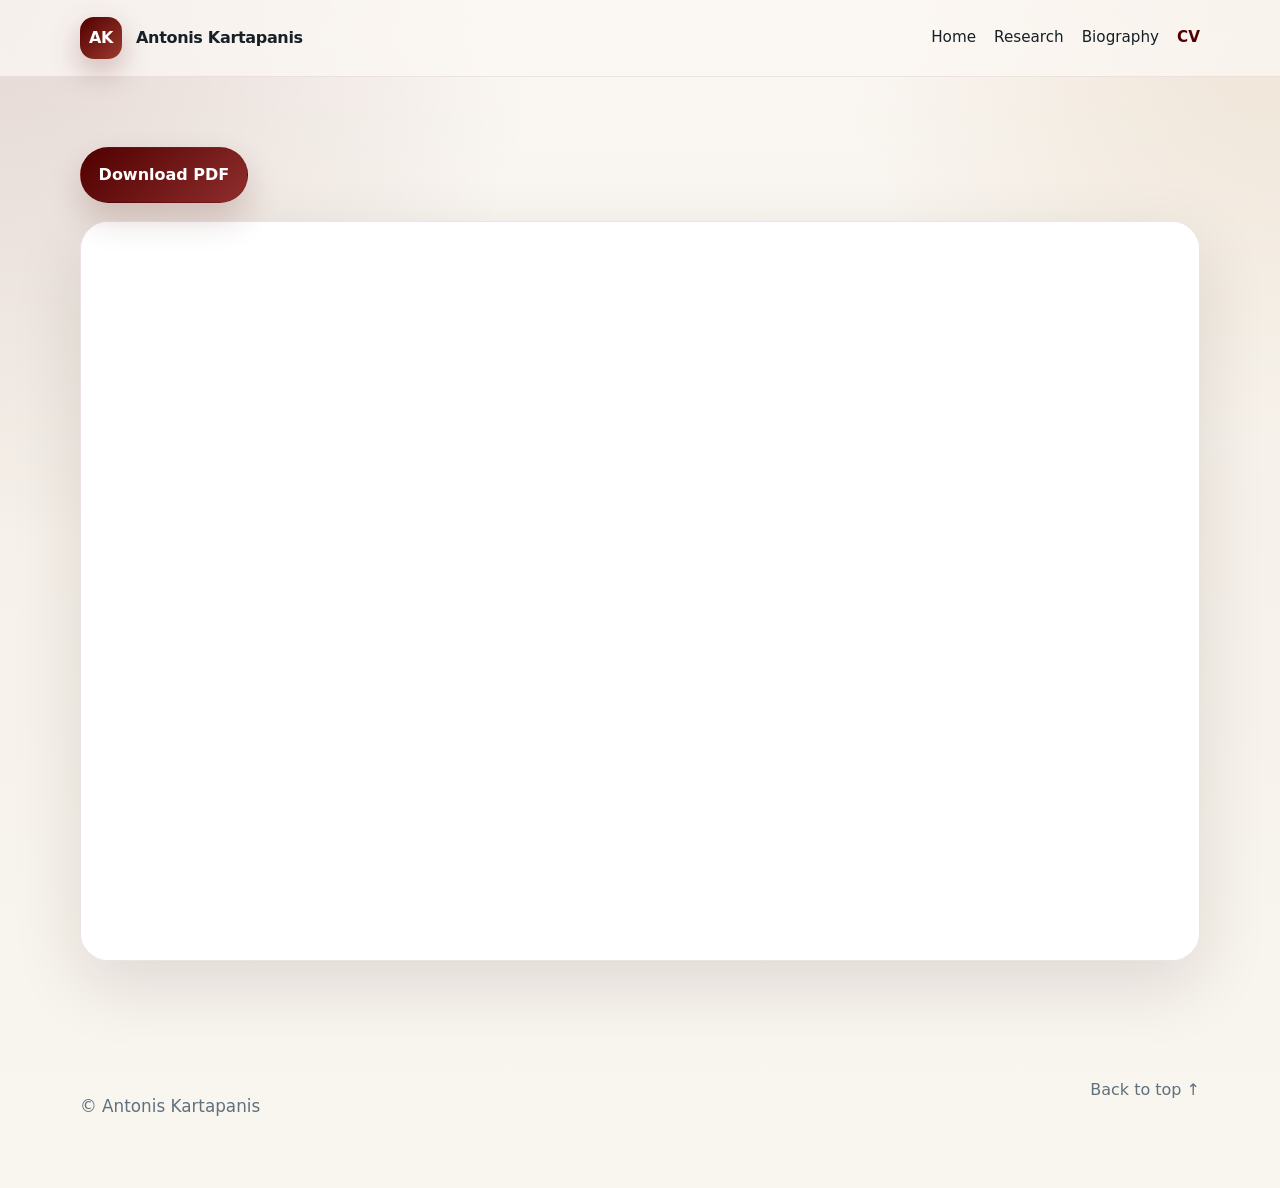
<file: uploads/cv.html>
<!doctype html>
<html lang="en">
<head>
  <meta charset="utf-8" />
  <meta name="viewport" content="width=device-width, initial-scale=1" />
  <title>Antonis Kartapanis | CV</title>
  <link rel="icon" href="assets/tamu-atm-favicon.svg" type="image/svg+xml" />
  <link rel="stylesheet" href="styles.css" />
</head>
<body>
  <header class="site-header" id="top">
    <nav class="nav" aria-label="Primary navigation">
      <a class="brand" href="index.html" aria-label="Antonis Kartapanis home">
        <span class="brand-mark">AK</span>
        <span>Antonis Kartapanis</span>
      </a>
      <div class="nav-links">
        <a href="index.html">Home</a>
        <a href="research.html">Research</a>
        <a href="biography.html">Biography</a>
        <a class="active" href="cv.html">CV</a>
      </div>
    </nav>
  </header>

  <main>
    <section class="section-shell cv-page">
          <div class="cv-actions cv-download-only">
            <a class="button" href="https://drive.google.com/uc?id=1GmVceCbVcDprSvhiltGuWsL5rdiq6BQ8&amp;export=download">Download PDF</a>
          </div>

          <div class="cv-frame-card" aria-label="CV preview">
            <iframe src="https://drive.google.com/file/d/1GmVceCbVcDprSvhiltGuWsL5rdiq6BQ8/preview" title="CV preview" allow="autoplay"></iframe>
          </div>
        </section>
  </main>

  <footer class="footer section-shell">
    <p>© Antonis Kartapanis</p>
    <a href="#top">Back to top ↑</a>
  </footer>
</body>
</html>
</file>
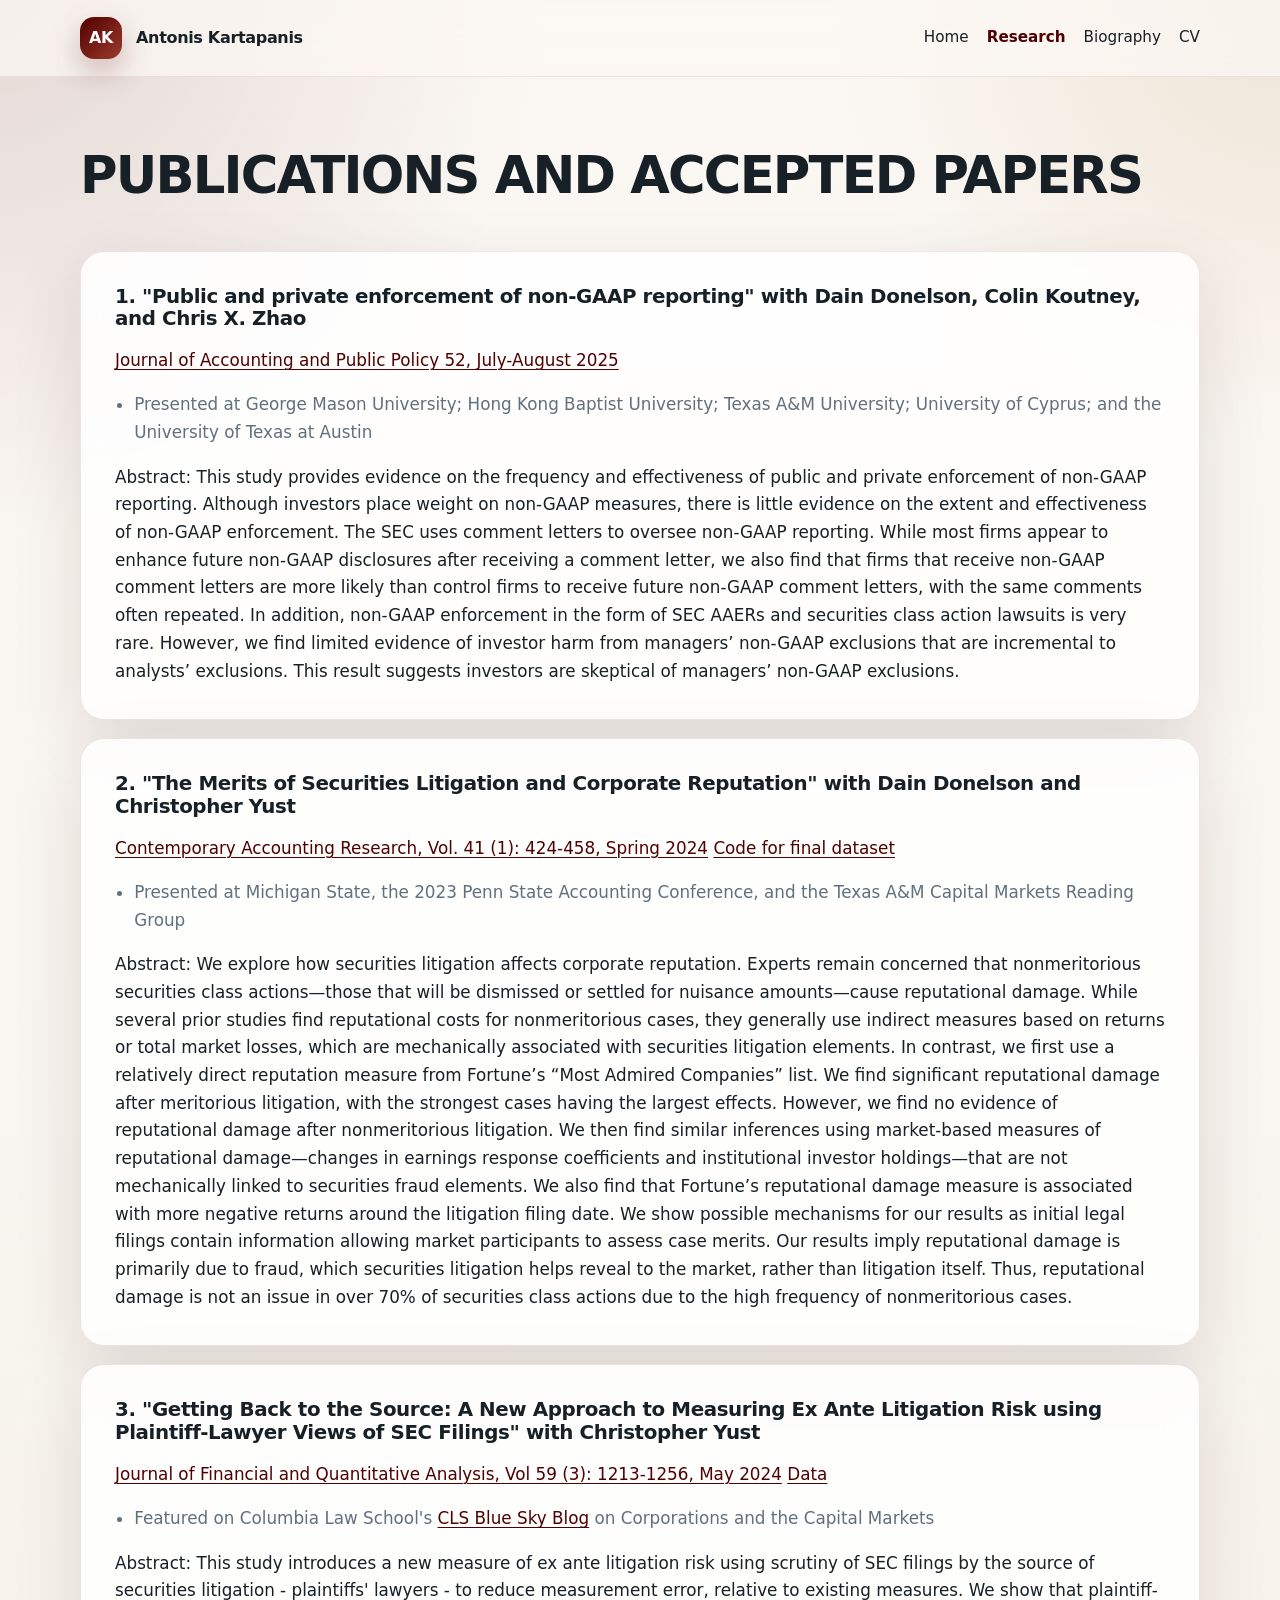
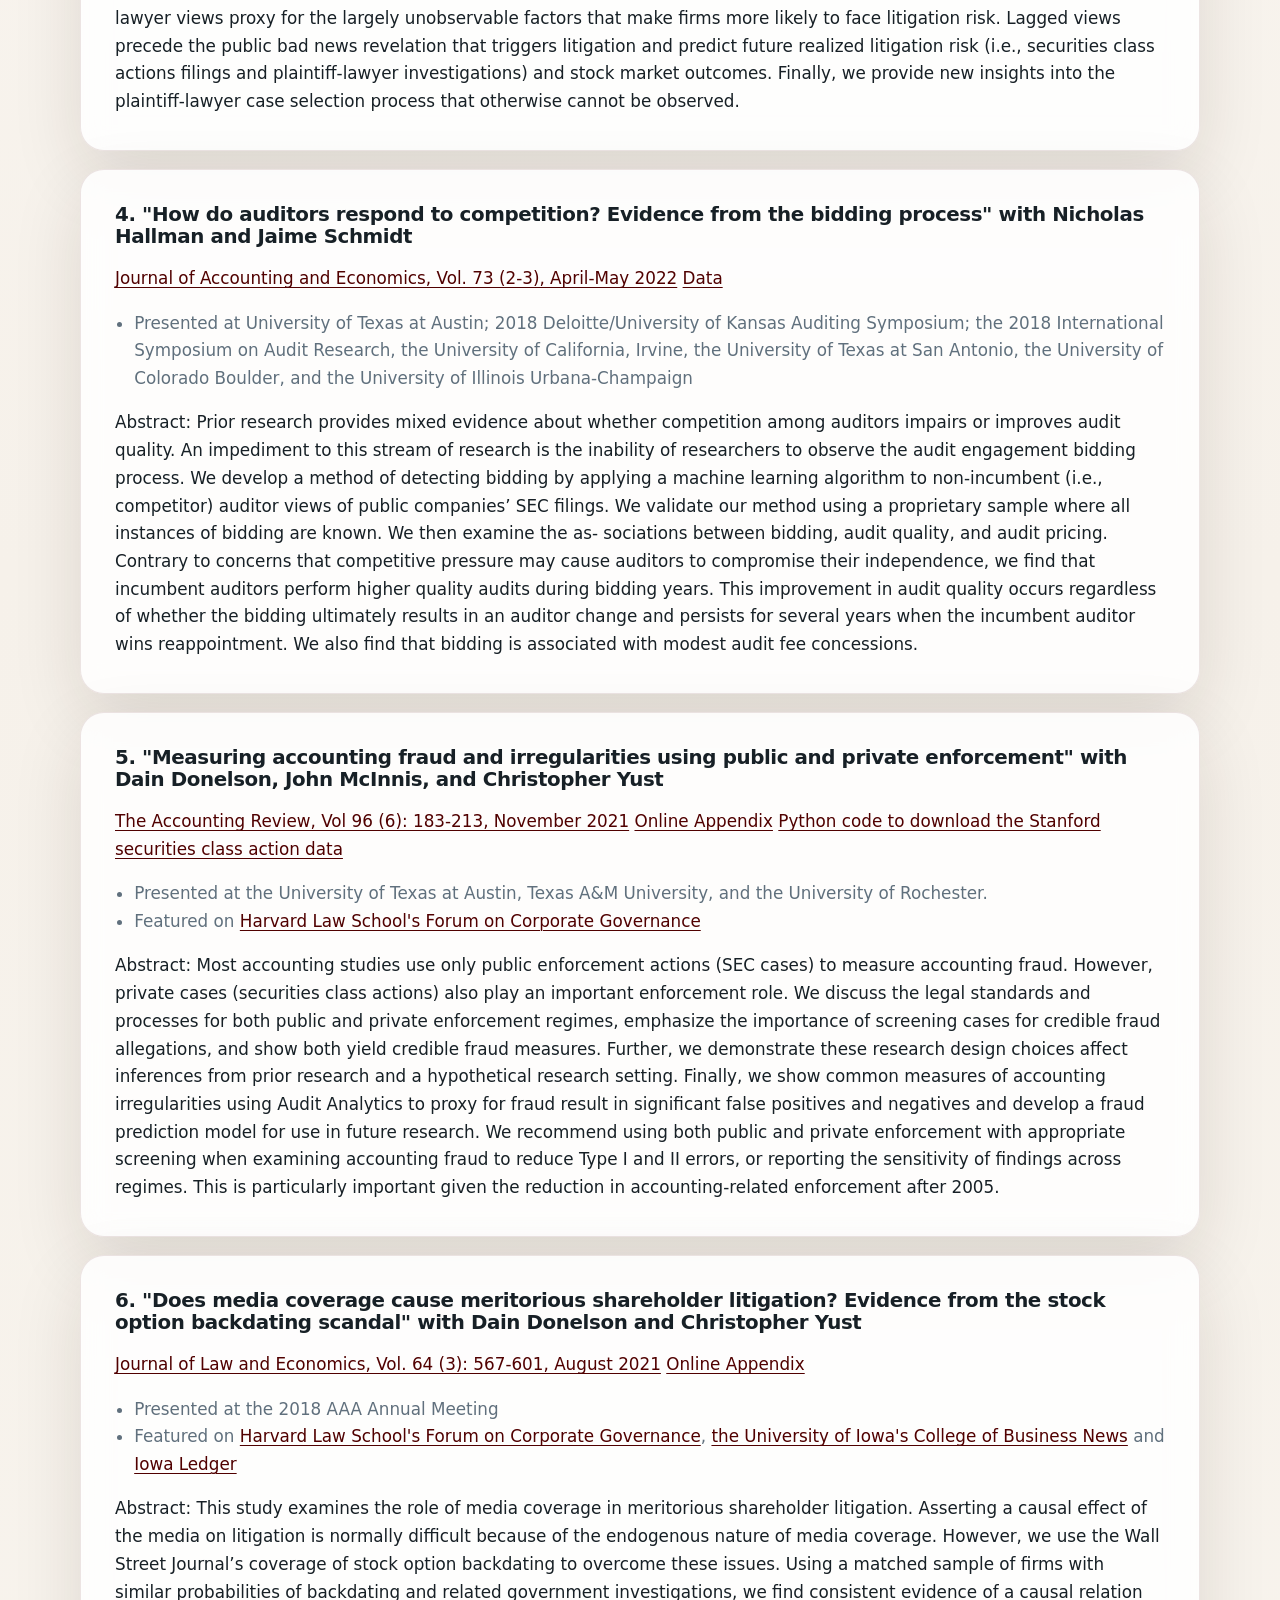
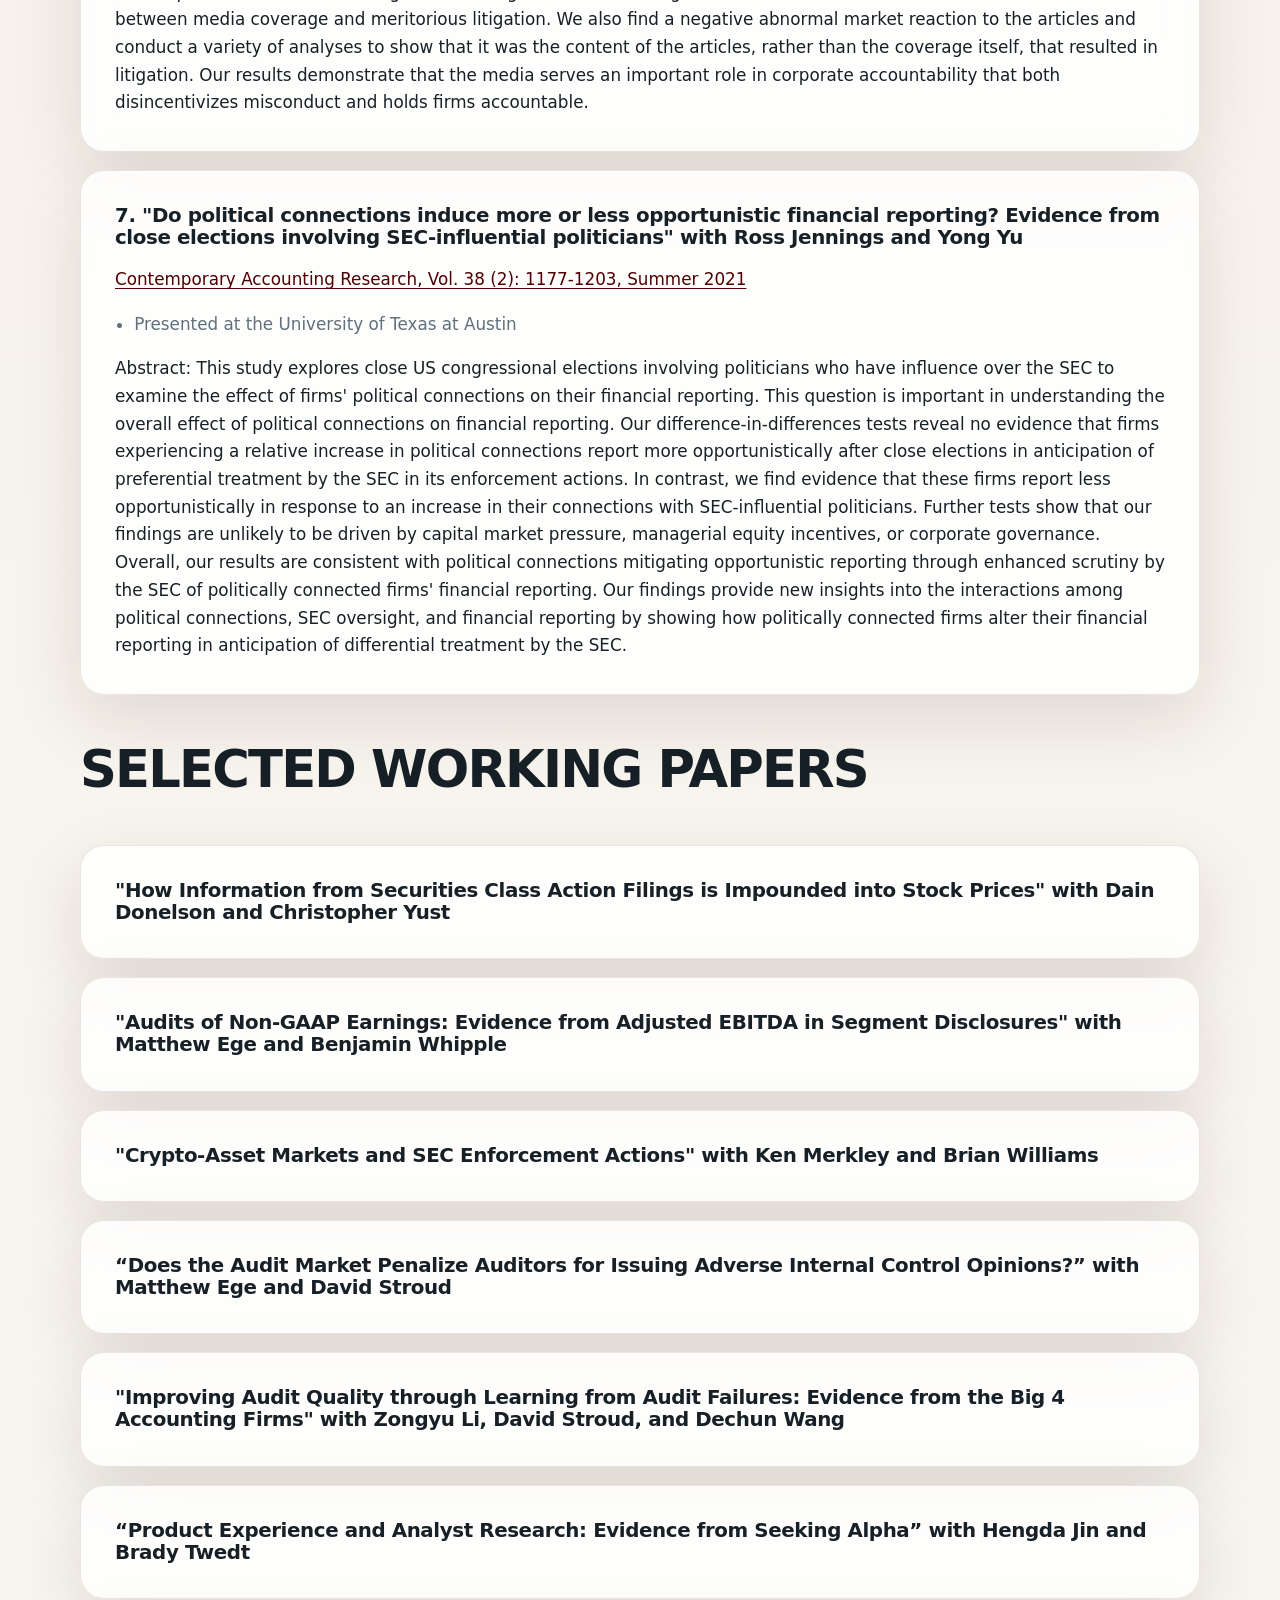
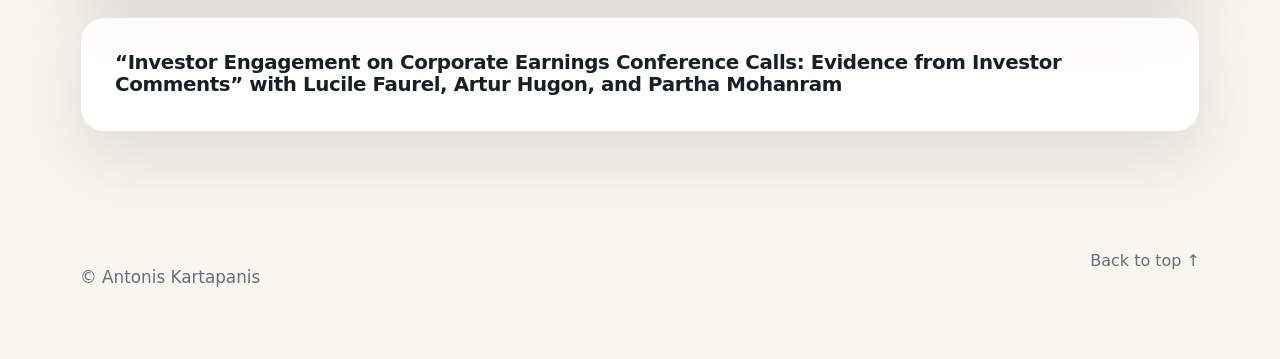
<file: uploads/research.html>
<!doctype html>
<html lang="en">
<head>
  <meta charset="utf-8" />
  <meta name="viewport" content="width=device-width, initial-scale=1" />
  <title>Antonis Kartapanis | Research</title>
  <link rel="icon" href="assets/tamu-atm-favicon.svg" type="image/svg+xml" />
  <link rel="stylesheet" href="styles.css" />
</head>
<body>
  <header class="site-header" id="top">
    <nav class="nav" aria-label="Primary navigation">
      <a class="brand" href="index.html" aria-label="Antonis Kartapanis home">
        <span class="brand-mark">AK</span>
        <span>Antonis Kartapanis</span>
      </a>
      <div class="nav-links">
        <a href="index.html">Home</a>
        <a class="active" href="research.html">Research</a>
        <a href="biography.html">Biography</a>
        <a href="cv.html">CV</a>
      </div>
    </nav>
  </header>

  <main>
    <section class="section-shell page-title">
      <h1>PUBLICATIONS AND ACCEPTED PAPERS</h1>
    </section>

    <section class="section-shell research-list">
      <article class="paper-card">
      <h2>1. "Public and private enforcement of non-GAAP reporting" with Dain Donelson, Colin Koutney, and Chris X. Zhao</h2>
      <p><a href="https://www.sciencedirect.com/science/article/abs/pii/S0278425425000572">Journal of Accounting and Public Policy 52, July-August 2025</a></p>
      <ul>
        <li>Presented at George Mason University; Hong Kong Baptist University; Texas A&amp;M University; University of Cyprus; and the University of Texas at Austin</li>
      </ul>
      <p>Abstract: This study provides evidence on the frequency and effectiveness of public and private enforcement of non-GAAP reporting. Although investors place weight on non-GAAP measures, there is little evidence on the extent and effectiveness of non-GAAP enforcement. The SEC uses comment letters to oversee non-GAAP reporting. While most firms appear to enhance future non-GAAP disclosures after receiving a comment letter, we also find that firms that receive non-GAAP comment letters are more likely than control firms to receive future non-GAAP comment letters, with the same comments often repeated. In addition, non-GAAP enforcement in the form of SEC AAERs and securities class action lawsuits is very rare. However, we find limited evidence of investor harm from managers’ non-GAAP exclusions that are incremental to analysts’ exclusions. This result suggests investors are skeptical of managers’ non-GAAP exclusions.</p>
    </article>

      <article class="paper-card">
      <h2>2. "The Merits of Securities Litigation and Corporate Reputation" with Dain Donelson and Christopher Yust</h2>
      <p><a href="https://onlinelibrary.wiley.com/doi/abs/10.1111/1911-3846.12907">Contemporary Accounting Research, Vol. 41 (1): 424-458, Spring 2024</a> <a href="https://github.com/akartapanis/The-merits-of-securities-litigation-and-corporate-reputation">Code for final dataset</a></p>
      <ul>
        <li>Presented at Michigan State, the 2023 Penn State Accounting Conference, and the Texas A&amp;M Capital Markets Reading Group</li>
      </ul>
      <p>Abstract: We explore how securities litigation affects corporate reputation. Experts remain concerned that nonmeritorious securities class actions—those that will be dismissed or settled for nuisance amounts—cause reputational damage. While several prior studies find reputational costs for nonmeritorious cases, they generally use indirect measures based on returns or total market losses, which are mechanically associated with securities litigation elements. In contrast, we first use a relatively direct reputation measure from Fortune’s “Most Admired Companies” list. We find significant reputational damage after meritorious litigation, with the strongest cases having the largest effects. However, we find no evidence of reputational damage after nonmeritorious litigation. We then find similar inferences using market-based measures of reputational damage—changes in earnings response coefficients and institutional investor holdings—that are not mechanically linked to securities fraud elements. We also find that Fortune’s reputational damage measure is associated with more negative returns around the litigation filing date. We show possible mechanisms for our results as initial legal filings contain information allowing market participants to assess case merits. Our results imply reputational damage is primarily due to fraud, which securities litigation helps reveal to the market, rather than litigation itself. Thus, reputational damage is not an issue in over 70% of securities class actions due to the high frequency of nonmeritorious cases.</p>
    </article>

      <article class="paper-card">
      <h2>3. "Getting Back to the Source: A New Approach to Measuring Ex Ante Litigation Risk using Plaintiff-Lawyer Views of SEC Filings" with Christopher Yust</h2>
      <p><a href="https://www.doi.org/10.1017/S0022109022001508">Journal of Financial and Quantitative Analysis, Vol 59 (3): 1213-1256, May 2024</a> <a href="https://docs.google.com/forms/d/e/1FAIpQLSeH-4JgKb5UKs5LvdUxAvpWvVUodi9nJPodYeyU6SEkv9KrMA/viewform?usp=sf_link">Data</a></p>
      <ul>
        <li>Featured on Columbia Law School's <a href="https://clsbluesky.law.columbia.edu/2022/11/02/a-new-approach-to-measuring-litigation-risk/">CLS Blue Sky Blog</a> on Corporations and the Capital Markets</li>
      </ul>
      <p>Abstract: This study introduces a new measure of ex ante litigation risk using scrutiny of SEC filings by the source of securities litigation - plaintiffs' lawyers - to reduce measurement error, relative to existing measures. We show that plaintiff-lawyer views proxy for the largely unobservable factors that make firms more likely to face litigation risk. Lagged views precede the public bad news revelation that triggers litigation and predict future realized litigation risk (i.e., securities class actions filings and plaintiff-lawyer investigations) and stock market outcomes. Finally, we provide new insights into the plaintiff-lawyer case selection process that otherwise cannot be observed.</p>
    </article>

      <article class="paper-card">
      <h2>4. "How do auditors respond to competition? Evidence from the bidding process" with Nicholas Hallman and Jaime Schmidt</h2>
      <p><a href="https://www.sciencedirect.com/science/article/pii/S0165410121000902">Journal of Accounting and Economics, Vol. 73 (2-3), April-May 2022</a> <a href="https://drive.google.com/uc?export=download&amp;id=1LX8djsAIlQtjfIfvUd44ji-F2Fk1goq1">Data</a></p>
      <ul>
        <li>Presented at University of Texas at Austin; 2018 Deloitte/University of Kansas Auditing Symposium;  the 2018 International Symposium on Audit Research, the University of California, Irvine, the University of Texas at San Antonio, the University of Colorado Boulder, and the University of Illinois Urbana-Champaign</li>
      </ul>
      <p>Abstract: Prior research provides mixed evidence about whether competition among auditors impairs or improves audit quality. An impediment to this stream of research is the inability of researchers to observe the audit engagement bidding process. We develop a method of detecting bidding by applying a machine learning algorithm to non-incumbent (i.e., competitor) auditor views of public companies’ SEC filings. We validate our method using a proprietary sample where all instances of bidding are known. We then examine the as- sociations between bidding, audit quality, and audit pricing. Contrary to concerns that competitive pressure may cause auditors to compromise their independence, we find that incumbent auditors perform higher quality audits during bidding years. This improvement in audit quality occurs regardless of whether the bidding ultimately results in an auditor change and persists for several years when the incumbent auditor wins reappointment. We also find that bidding is associated with modest audit fee concessions.</p>
    </article>

      <article class="paper-card">
      <h2>5. "Measuring accounting fraud and irregularities using public and private enforcement" with Dain Donelson, John McInnis, and Christopher Yust</h2>
      <p><a href="https://meridian.allenpress.com/accounting-review/article/96/6/183/461677/Measuring-Accounting-Fraud-and-Irregularities">The Accounting Review, Vol 96 (6): 183-213, November 2021</a> <a href="https://drive.google.com/file/d/1KeGmE4IGfiXpnRFOmwbuSnqnT98TeiXb/view?usp=sharing">Online Appendix</a> <a href="https://github.com/akartapanis/Collecting_info_from_SCAC">Python code to download the Stanford securities class action data</a></p>
      <ul>
        <li>Presented at the University of Texas at Austin, Texas A&amp;M University, and the University of Rochester.</li>
        <li>Featured on <a href="https://corpgov.law.harvard.edu/2021/03/18/measuring-accounting-fraud-and-irregularities-using-public-and-private-enforcement/">Harvard Law School's Forum on Corporate Governance</a></li>
      </ul>
      <p>Abstract: Most accounting studies use only public enforcement actions (SEC cases) to measure accounting fraud. However, private cases (securities class actions) also play an important enforcement role. We discuss the legal standards and processes for both public and private enforcement regimes, emphasize the importance of screening cases for credible fraud allegations, and show both yield credible fraud measures. Further, we demonstrate these research design choices affect inferences from prior research and a hypothetical research setting. Finally, we show common measures of accounting irregularities using Audit Analytics to proxy for fraud result in significant false positives and negatives and develop a fraud prediction model for use in future research. We recommend using both public and private enforcement with appropriate screening when examining accounting fraud to reduce Type I and II errors, or reporting the sensitivity of findings across regimes. This is particularly important given the reduction in accounting-related enforcement after 2005.</p>
    </article>

      <article class="paper-card">
      <h2>6. "Does media coverage cause meritorious shareholder litigation? Evidence from the stock option backdating scandal" with Dain Donelson and Christopher Yust</h2>
      <p><a href="https://www.journals.uchicago.edu/doi/full/10.1086/712832">Journal of Law and Economics, Vol. 64 (3): 567-601, August 2021</a> <a href="https://www.journals.uchicago.edu/doi/suppl/10.1086/712832/suppl_file/9781Appendix.pdf">Online Appendix</a></p>
      <ul>
        <li>Presented at the 2018 AAA Annual Meeting</li>
        <li>Featured on <a href="https://corpgov.law.harvard.edu/2021/02/09/does-media-coverage-cause-meritorious-shareholder-litigation-evidence-from-the-stock-option-backdating-scandal/">Harvard Law School's Forum on Corporate Governance</a>, <a href="https://tippie.uiowa.edu/news/2021/03/study-shows-journalism-matters-holding-corporations-accountable">the University of Iowa's College of Business News</a> and <a href="https://tippie.uiowa.edu/news/2021/11/power-fourth-estate">Iowa Ledger</a></li>
      </ul>
      <p>Abstract: This study examines the role of media coverage in meritorious shareholder litigation. Asserting a causal effect of the media on litigation is normally difficult because of the endogenous nature of media coverage. However, we use the Wall Street Journal’s coverage of stock option backdating to overcome these issues. Using a matched sample of firms with similar probabilities of backdating and related government investigations, we find consistent evidence of a causal relation between media coverage and meritorious litigation. We also find a negative abnormal market reaction to the articles and conduct a variety of analyses to show that it was the content of the articles, rather than the coverage itself, that resulted in litigation. Our results demonstrate that the media serves an important role in corporate accountability that both disincentivizes misconduct and holds firms accountable.</p>
    </article>

      <article class="paper-card">
      <h2>7. "Do political connections induce more or less opportunistic financial reporting? Evidence from close elections involving SEC-influential politicians" with Ross Jennings and Yong Yu</h2>
      <p><a href="https://onlinelibrary.wiley.com/doi/full/10.1111/1911-3846.12642">Contemporary Accounting Research, Vol. 38 (2): 1177-1203, Summer 2021</a></p>
      <ul>
        <li>Presented at the University of Texas at Austin</li>
      </ul>
      <p>Abstract: This study explores close US congressional elections involving politicians who have influence over the SEC to examine the effect of firms' political connections on their financial reporting. This question is important in understanding the overall effect of political connections on financial reporting. Our difference-in-differences tests reveal no evidence that firms experiencing a relative increase in political connections report more opportunistically after close elections in anticipation of preferential treatment by the SEC in its enforcement actions. In contrast, we find evidence that these firms report less opportunistically in response to an increase in their connections with SEC-influential politicians. Further tests show that our findings are unlikely to be driven by capital market pressure, managerial equity incentives, or corporate governance. Overall, our results are consistent with political connections mitigating opportunistic reporting through enhanced scrutiny by the SEC of politically connected firms' financial reporting. Our findings provide new insights into the interactions among political connections, SEC oversight, and financial reporting by showing how politically connected firms alter their financial reporting in anticipation of differential treatment by the SEC.</p>
    </article>
    </section>

    <section class="section-shell page-title working-title">
      <h1>SELECTED WORKING PAPERS</h1>
    </section>

    <section class="section-shell research-list working-papers-list">
      <article class="paper-card">
      <h2>"How Information from Securities Class Action Filings is Impounded into Stock Prices" with Dain Donelson and Christopher Yust</h2>
    </article>
      <article class="paper-card">
      <h2>"Audits of Non-GAAP Earnings: Evidence from Adjusted EBITDA in Segment Disclosures" with Matthew Ege and Benjamin Whipple</h2>
    </article>
      <article class="paper-card">
      <h2>"Crypto-Asset Markets and SEC Enforcement Actions" with Ken Merkley and Brian Williams</h2>
    </article>
      <article class="paper-card">
      <h2>“Does the Audit Market Penalize Auditors for Issuing Adverse Internal Control Opinions?” with Matthew Ege and David Stroud</h2>
    </article>
      <article class="paper-card">
      <h2>"Improving Audit Quality through Learning from Audit Failures: Evidence from the Big 4 Accounting Firms" with Zongyu Li, David Stroud, and Dechun Wang</h2>
    </article>
      <article class="paper-card">
      <h2>“Product Experience and Analyst Research: Evidence from Seeking Alpha” with Hengda Jin and Brady Twedt</h2>
    </article>
      <article class="paper-card">
      <h2>“Investor Engagement on Corporate Earnings Conference Calls: Evidence from Investor Comments” with Lucile Faurel, Artur Hugon, and Partha Mohanram</h2>
    </article>
    </section>
  </main>

  <footer class="footer section-shell">
    <p>© Antonis Kartapanis</p>
    <a href="#top">Back to top ↑</a>
  </footer>
</body>
</html>
</file>
<file: styles.css>
:root {
  --maroon: #500000;
  --maroon-2: #7a1f2b;
  --ink: #172026;
  --muted: #60707d;
  --line: #e6e1db;
  --bg: #f6f1ea;
  --card: rgba(255, 255, 255, 0.86);
  --shadow: 0 24px 70px rgba(42, 25, 18, 0.12);
  --radius: 28px;
  --page-title: clamp(2rem, 4vw, 3.4rem);
  --card-title: clamp(1.15rem, 1.55vw, 1.45rem);
  --body-text: 1.05rem;
}

* { box-sizing: border-box; }
html { scroll-behavior: smooth; }
body {
  margin: 0;
  font-family: Inter, ui-sans-serif, system-ui, -apple-system, BlinkMacSystemFont, "Segoe UI", sans-serif;
  color: var(--ink);
  background:
    radial-gradient(circle at top left, rgba(80, 0, 0, 0.13), transparent 34rem),
    radial-gradient(circle at top right, rgba(185, 139, 80, 0.18), transparent 28rem),
    linear-gradient(180deg, #fbf8f4 0%, var(--bg) 42%, #f9f6f0 100%);
  line-height: 1.65;
}

a { color: var(--maroon); text-decoration-thickness: 0.08em; text-underline-offset: 0.18em; }
a:hover { color: var(--maroon-2); }

.site-header {
  position: sticky;
  top: 0;
  z-index: 20;
  backdrop-filter: blur(18px);
  background: rgba(251, 248, 244, 0.76);
  border-bottom: 1px solid rgba(80, 0, 0, 0.08);
}

.nav, .section-shell {
  width: min(1120px, calc(100% - 40px));
  margin: 0 auto;
}

.nav {
  min-height: 76px;
  display: flex;
  align-items: center;
  justify-content: space-between;
  gap: 24px;
}

.brand, .nav-links { display: flex; align-items: center; gap: 14px; }
.brand { color: var(--ink); font-weight: 760; text-decoration: none; letter-spacing: -0.02em; }
.brand-mark {
  display: grid;
  place-items: center;
  width: 42px;
  height: 42px;
  border-radius: 14px;
  color: white;
  background: linear-gradient(135deg, var(--maroon), #9d3a2d);
  box-shadow: 0 12px 30px rgba(80, 0, 0, 0.25);
}
.nav-links { gap: 18px; font-size: 0.95rem; }
.nav-links a { color: var(--ink); text-decoration: none; }
.nav-links a:hover, .nav-links a.active { color: var(--maroon); }
.nav-links a.active { font-weight: 820; }

.button {
  display: inline-flex;
  align-items: center;
  justify-content: center;
  border: 1px solid rgba(80, 0, 0, 0.12);
  border-radius: 999px;
  padding: 0.85rem 1.1rem;
  font-size: 1rem;
  font-weight: 720;
  color: white;
  background: linear-gradient(135deg, var(--maroon), #8f2d2d);
  text-decoration: none;
  box-shadow: 0 16px 34px rgba(80, 0, 0, 0.18);
}
.button:hover { color: white; transform: translateY(-1px); }

h1, h2, h3 { line-height: 1.12; letter-spacing: -0.035em; }
h1 { margin: 0 0 1.4rem; font-size: var(--page-title); }
h2 { margin: 0 0 0.8rem; font-size: var(--card-title); letter-spacing: -0.02em; }
h3 { margin: 0 0 0.55rem; font-size: clamp(1.2rem, 1.7vw, 1.55rem); }
p, li { font-size: var(--body-text); }

.hero {
  display: grid;
  grid-template-columns: minmax(0, 1.25fr) minmax(280px, 0.55fr);
  gap: 42px;
  align-items: stretch;
  padding: 78px 0 70px;
}
.home-copy { align-self: stretch; }
.home-copy p:first-child { margin-top: 0; }
.hero-copy p { max-width: 820px; }

.profile-card, .paper-card {
  background: var(--card);
  border: 1px solid rgba(80, 0, 0, 0.10);
  box-shadow: var(--shadow);
  backdrop-filter: blur(14px);
}
.profile-card { border-radius: var(--radius); overflow: hidden; }
.profile-card img { width: 100%; aspect-ratio: 4 / 5; object-fit: cover; display: block; }
.profile-card-body { padding: 24px; }
.contact-list { display: grid; gap: 8px; }
.contact-list a {
  display: flex;
  align-items: center;
  gap: 10px;
  padding: 10px 12px;
  border: 1px solid transparent;
  border-radius: 14px;
  background: rgba(80,0,0,0.06);
  text-decoration: none;
  font-weight: 680;
  transition: background 160ms ease, border-color 160ms ease, transform 160ms ease;
}
.contact-list a:hover {
  border-color: rgba(80, 0, 0, 0.14);
  background: rgba(80,0,0,0.09);
  transform: translateY(-1px);
}
.link-icon {
  display: inline-grid;
  flex: 0 0 30px;
  place-items: center;
  width: 30px;
  height: 30px;
  border-radius: 10px;
  color: var(--maroon);
  background: rgba(255, 255, 255, 0.76);
  border: 1px solid rgba(80, 0, 0, 0.12);
  box-shadow: 0 8px 16px rgba(80, 0, 0, 0.10);
}
.link-icon svg {
  width: 18px;
  height: 18px;
  fill: none;
  stroke: currentColor;
  stroke-width: 1.8;
  stroke-linecap: round;
  stroke-linejoin: round;
}
.link-icon svg path:only-child { fill: currentColor; stroke: none; }
.link-icon .link-logo { display: block; width: 24px; height: 24px; }

.page-title { padding: 70px 0 24px; }
.research-list { display: grid; gap: 18px; padding-bottom: 28px; }
.paper-card { border-radius: 24px; padding: clamp(22px, 4vw, 34px); }
.paper-card > :first-child { margin-top: 0; }
.paper-card > :last-child { margin-bottom: 0; }
.paper-card p:last-child { margin-bottom: 0; }
.paper-card ul { margin: 1rem 0; padding-left: 1.2rem; color: var(--muted); }

/* Collapsible abstracts */
.paper-card details.abstract { margin-top: 0.8rem; }
.paper-card details.abstract summary {
  cursor: pointer;
  list-style: none;
  display: inline-flex;
  align-items: center;
  gap: 8px;
  padding: 7px 14px 7px 16px;
  border: 1px solid rgba(80, 0, 0, 0.16);
  border-radius: 999px;
  font-size: 0.88rem;
  font-weight: 720;
  color: var(--maroon);
  background: rgba(80, 0, 0, 0.06);
  transition: background 160ms ease, border-color 160ms ease;
  user-select: none;
}
.paper-card details.abstract summary::-webkit-details-marker { display: none; }
.paper-card details.abstract summary::after {
  content: "›";
  display: inline-block;
  font-size: 1.05rem;
  line-height: 1;
  font-weight: 800;
  transform: rotate(90deg);
  transition: transform 220ms ease;
}
.paper-card details.abstract[open] summary::after { transform: rotate(-90deg); }
.paper-card details.abstract summary:hover {
  background: rgba(80, 0, 0, 0.10);
  border-color: rgba(80, 0, 0, 0.22);
}
.paper-card details.abstract:not([open]) summary .abstract-toggle-hide,
.paper-card details.abstract[open] summary .abstract-toggle-show { display: none; }
.paper-card details.abstract p {
  margin: 14px 0 0;
}
.abstract-label {
  font-weight: 760;
  color: var(--ink);
}

.working-title { padding-top: 18px; }
.working-papers-list { padding-bottom: 86px; }
.working-papers-list .paper-card h2 { margin-bottom: 0; }

.biography-list {
  display: grid;
  gap: 30px;
  padding: 70px 0 88px;
}
.bio-section h1 { margin-bottom: 1rem; }
.bio-with-photo::after {
  content: "";
  display: table;
  clear: both;
}
.bio-photo-card {
  float: left;
  width: min(25%, 210px);
  min-width: 170px;
  margin: 0 24px 12px 0;
}
.bio-photo-card img {
  width: 100%;
  aspect-ratio: 4 / 5;
  object-fit: cover;
  display: block;
  border-radius: 18px;
}
.bio-copy p:first-child { margin-top: 0; }
.bio-copy p:last-child { margin-bottom: 0; }

.cv-page { padding: 70px 0 86px; }
.cv-actions { display: flex; flex-wrap: wrap; gap: 12px; }
.cv-download-only { margin-bottom: 18px; }
.cv-frame-card {
  overflow: hidden;
  margin-top: 18px;
  border: 1px solid rgba(80, 0, 0, 0.10);
  border-radius: var(--radius);
  background: var(--card);
  box-shadow: var(--shadow);
}
.cv-frame-card iframe,
.cv-frame-card object {
  display: block;
  width: 100%;
  height: min(82vh, 980px);
  min-height: 720px;
  border: 0;
  background: white;
}

.cv-fallback { display: grid; place-items: center; align-content: center; gap: 14px; min-height: inherit; padding: 40px 20px; text-align: center; color: var(--muted); }

.footer { display: flex; justify-content: space-between; gap: 20px; padding: 30px 0 50px; color: var(--muted); }
.footer a { color: var(--muted); text-decoration: none; }

@media (max-width: 860px) {
  .nav { align-items: flex-start; flex-direction: column; padding: 16px 0; }
  .nav-links { flex-wrap: wrap; }
  .hero { grid-template-columns: 1fr; padding-top: 46px; }
  .bio-photo-card {
    float: none;
    width: 100%;
    max-width: 360px;
    margin: 0 0 20px;
  }
  .cv-frame-card iframe,
  .cv-frame-card object { min-height: 620px; }
}

@media (max-width: 520px) {
  .nav, .section-shell { width: min(100% - 24px, 1120px); }
  .profile-card-body, .paper-card { padding: 22px; }
}

/* Print: CV page renders a clean text fallback (the iframe doesn't print). */
.cv-print-note { display: none; }
@media print {
  body { background: white; color: #000; }
  .site-header, .footer, .cv-actions, .cv-frame-card { display: none !important; }
  .cv-page { padding: 0; }
  .cv-print-note {
    display: block;
    padding: 24px 0;
    font-size: 12pt;
    line-height: 1.6;
  }
  .cv-print-note h1 {
    font-size: 22pt;
    margin: 0 0 0.4rem;
    letter-spacing: -0.02em;
  }
  .cv-print-note p { margin: 0.4rem 0; }
  .cv-print-note .cv-print-url {
    word-break: break-all;
    font-family: ui-monospace, SFMono-Regular, Menlo, monospace;
    font-size: 10.5pt;
  }
}

/* Visible to screen readers and search engines, hidden visually. */
.visually-hidden {
  position: absolute;
  width: 1px;
  height: 1px;
  padding: 0;
  margin: -1px;
  overflow: hidden;
  clip: rect(0, 0, 0, 0);
  white-space: nowrap;
  border: 0;
}
</file>
<file: uploads/styles.css>
:root {
  --maroon: #500000;
  --maroon-2: #7a1f2b;
  --ink: #172026;
  --muted: #60707d;
  --line: #e6e1db;
  --bg: #f6f1ea;
  --card: rgba(255, 255, 255, 0.86);
  --shadow: 0 24px 70px rgba(42, 25, 18, 0.12);
  --radius: 28px;
  --page-title: clamp(2rem, 4vw, 3.4rem);
  --card-title: clamp(1.15rem, 1.55vw, 1.45rem);
  --body-text: 1.05rem;
}

* { box-sizing: border-box; }
html { scroll-behavior: smooth; }
body {
  margin: 0;
  font-family: Inter, ui-sans-serif, system-ui, -apple-system, BlinkMacSystemFont, "Segoe UI", sans-serif;
  color: var(--ink);
  background:
    radial-gradient(circle at top left, rgba(80, 0, 0, 0.13), transparent 34rem),
    radial-gradient(circle at top right, rgba(185, 139, 80, 0.18), transparent 28rem),
    linear-gradient(180deg, #fbf8f4 0%, var(--bg) 42%, #f9f6f0 100%);
  line-height: 1.65;
}

a { color: var(--maroon); text-decoration-thickness: 0.08em; text-underline-offset: 0.18em; }
a:hover { color: var(--maroon-2); }

.site-header {
  position: sticky;
  top: 0;
  z-index: 20;
  backdrop-filter: blur(18px);
  background: rgba(251, 248, 244, 0.76);
  border-bottom: 1px solid rgba(80, 0, 0, 0.08);
}

.nav, .section-shell {
  width: min(1120px, calc(100% - 40px));
  margin: 0 auto;
}

.nav {
  min-height: 76px;
  display: flex;
  align-items: center;
  justify-content: space-between;
  gap: 24px;
}

.brand, .nav-links { display: flex; align-items: center; gap: 14px; }
.brand { color: var(--ink); font-weight: 760; text-decoration: none; letter-spacing: -0.02em; }
.brand-mark {
  display: grid;
  place-items: center;
  width: 42px;
  height: 42px;
  border-radius: 14px;
  color: white;
  background: linear-gradient(135deg, var(--maroon), #9d3a2d);
  box-shadow: 0 12px 30px rgba(80, 0, 0, 0.25);
}
.nav-links { gap: 18px; font-size: 0.95rem; }
.nav-links a { color: var(--ink); text-decoration: none; }
.nav-links a:hover, .nav-links a.active { color: var(--maroon); }
.nav-links a.active { font-weight: 820; }

.button {
  display: inline-flex;
  align-items: center;
  justify-content: center;
  border: 1px solid rgba(80, 0, 0, 0.12);
  border-radius: 999px;
  padding: 0.85rem 1.1rem;
  font-size: 1rem;
  font-weight: 720;
  color: white;
  background: linear-gradient(135deg, var(--maroon), #8f2d2d);
  text-decoration: none;
  box-shadow: 0 16px 34px rgba(80, 0, 0, 0.18);
}
.button:hover { color: white; transform: translateY(-1px); }

h1, h2, h3 { line-height: 1.12; letter-spacing: -0.035em; }
h1 { margin: 0 0 1.4rem; font-size: var(--page-title); }
h2 { margin: 0 0 0.8rem; font-size: var(--card-title); letter-spacing: -0.02em; }
h3 { margin: 0 0 0.55rem; font-size: clamp(1.2rem, 1.7vw, 1.55rem); }
p, li { font-size: var(--body-text); }

.hero {
  display: grid;
  grid-template-columns: minmax(0, 1.25fr) minmax(280px, 0.55fr);
  gap: 42px;
  align-items: stretch;
  padding: 78px 0 70px;
}
.home-copy { align-self: stretch; }
.home-copy p:first-child { margin-top: 0; }
.hero-copy p { max-width: 820px; }

.profile-card, .paper-card {
  background: var(--card);
  border: 1px solid rgba(80, 0, 0, 0.10);
  box-shadow: var(--shadow);
  backdrop-filter: blur(14px);
}
.profile-card { border-radius: var(--radius); overflow: hidden; }
.profile-card img { width: 100%; aspect-ratio: 4 / 5; object-fit: cover; display: block; }
.profile-card-body { padding: 24px; }
.contact-list { display: grid; gap: 8px; }
.contact-list a {
  display: flex;
  align-items: center;
  gap: 10px;
  padding: 10px 12px;
  border: 1px solid transparent;
  border-radius: 14px;
  background: rgba(80,0,0,0.06);
  text-decoration: none;
  font-weight: 680;
  transition: background 160ms ease, border-color 160ms ease, transform 160ms ease;
}
.contact-list a:hover {
  border-color: rgba(80, 0, 0, 0.14);
  background: rgba(80,0,0,0.09);
  transform: translateY(-1px);
}
.link-icon {
  display: inline-grid;
  flex: 0 0 30px;
  place-items: center;
  width: 30px;
  height: 30px;
  border-radius: 10px;
  color: var(--maroon);
  background: rgba(255, 255, 255, 0.76);
  border: 1px solid rgba(80, 0, 0, 0.12);
  box-shadow: 0 8px 16px rgba(80, 0, 0, 0.10);
}
.link-icon svg {
  width: 18px;
  height: 18px;
  fill: none;
  stroke: currentColor;
  stroke-width: 1.8;
  stroke-linecap: round;
  stroke-linejoin: round;
}
.link-icon svg path:only-child { fill: currentColor; stroke: none; }

.page-title { padding: 70px 0 24px; }
.research-list { display: grid; gap: 18px; padding-bottom: 28px; }
.paper-card { border-radius: 24px; padding: clamp(22px, 4vw, 34px); }
.paper-card > :first-child { margin-top: 0; }
.paper-card p:last-child { margin-bottom: 0; }
.paper-card ul { margin: 1rem 0; padding-left: 1.2rem; color: var(--muted); }

.working-title { padding-top: 18px; }
.working-papers-list { padding-bottom: 86px; }
.working-papers-list .paper-card h2 { margin-bottom: 0; }

.biography-list {
  display: grid;
  gap: 30px;
  padding: 70px 0 88px;
}
.bio-section h1 { margin-bottom: 1rem; }
.bio-with-photo::after {
  content: "";
  display: table;
  clear: both;
}
.bio-photo-card {
  float: left;
  width: min(25%, 210px);
  min-width: 170px;
  margin: 0 24px 12px 0;
}
.bio-photo-card img {
  width: 100%;
  aspect-ratio: 4 / 5;
  object-fit: cover;
  display: block;
  border-radius: 18px;
}
.bio-copy p:first-child { margin-top: 0; }
.bio-copy p:last-child { margin-bottom: 0; }

.cv-page { padding: 70px 0 86px; }
.cv-actions { display: flex; flex-wrap: wrap; gap: 12px; }
.cv-download-only { margin-bottom: 18px; }
.cv-frame-card {
  overflow: hidden;
  margin-top: 18px;
  border: 1px solid rgba(80, 0, 0, 0.10);
  border-radius: var(--radius);
  background: var(--card);
  box-shadow: var(--shadow);
}
.cv-frame-card iframe {
  display: block;
  width: 100%;
  height: min(82vh, 980px);
  min-height: 720px;
  border: 0;
  background: white;
}

.footer { display: flex; justify-content: space-between; gap: 20px; padding: 30px 0 50px; color: var(--muted); }
.footer a { color: var(--muted); text-decoration: none; }

@media (max-width: 860px) {
  .nav { align-items: flex-start; flex-direction: column; padding: 16px 0; }
  .nav-links { flex-wrap: wrap; }
  .hero { grid-template-columns: 1fr; padding-top: 46px; }
  .bio-photo-card {
    float: none;
    width: 100%;
    max-width: 360px;
    margin: 0 0 20px;
  }
  .cv-frame-card iframe { min-height: 620px; }
}

@media (max-width: 520px) {
  .nav, .section-shell { width: min(100% - 24px, 1120px); }
  .profile-card-body, .paper-card { padding: 22px; }
}
</file>
